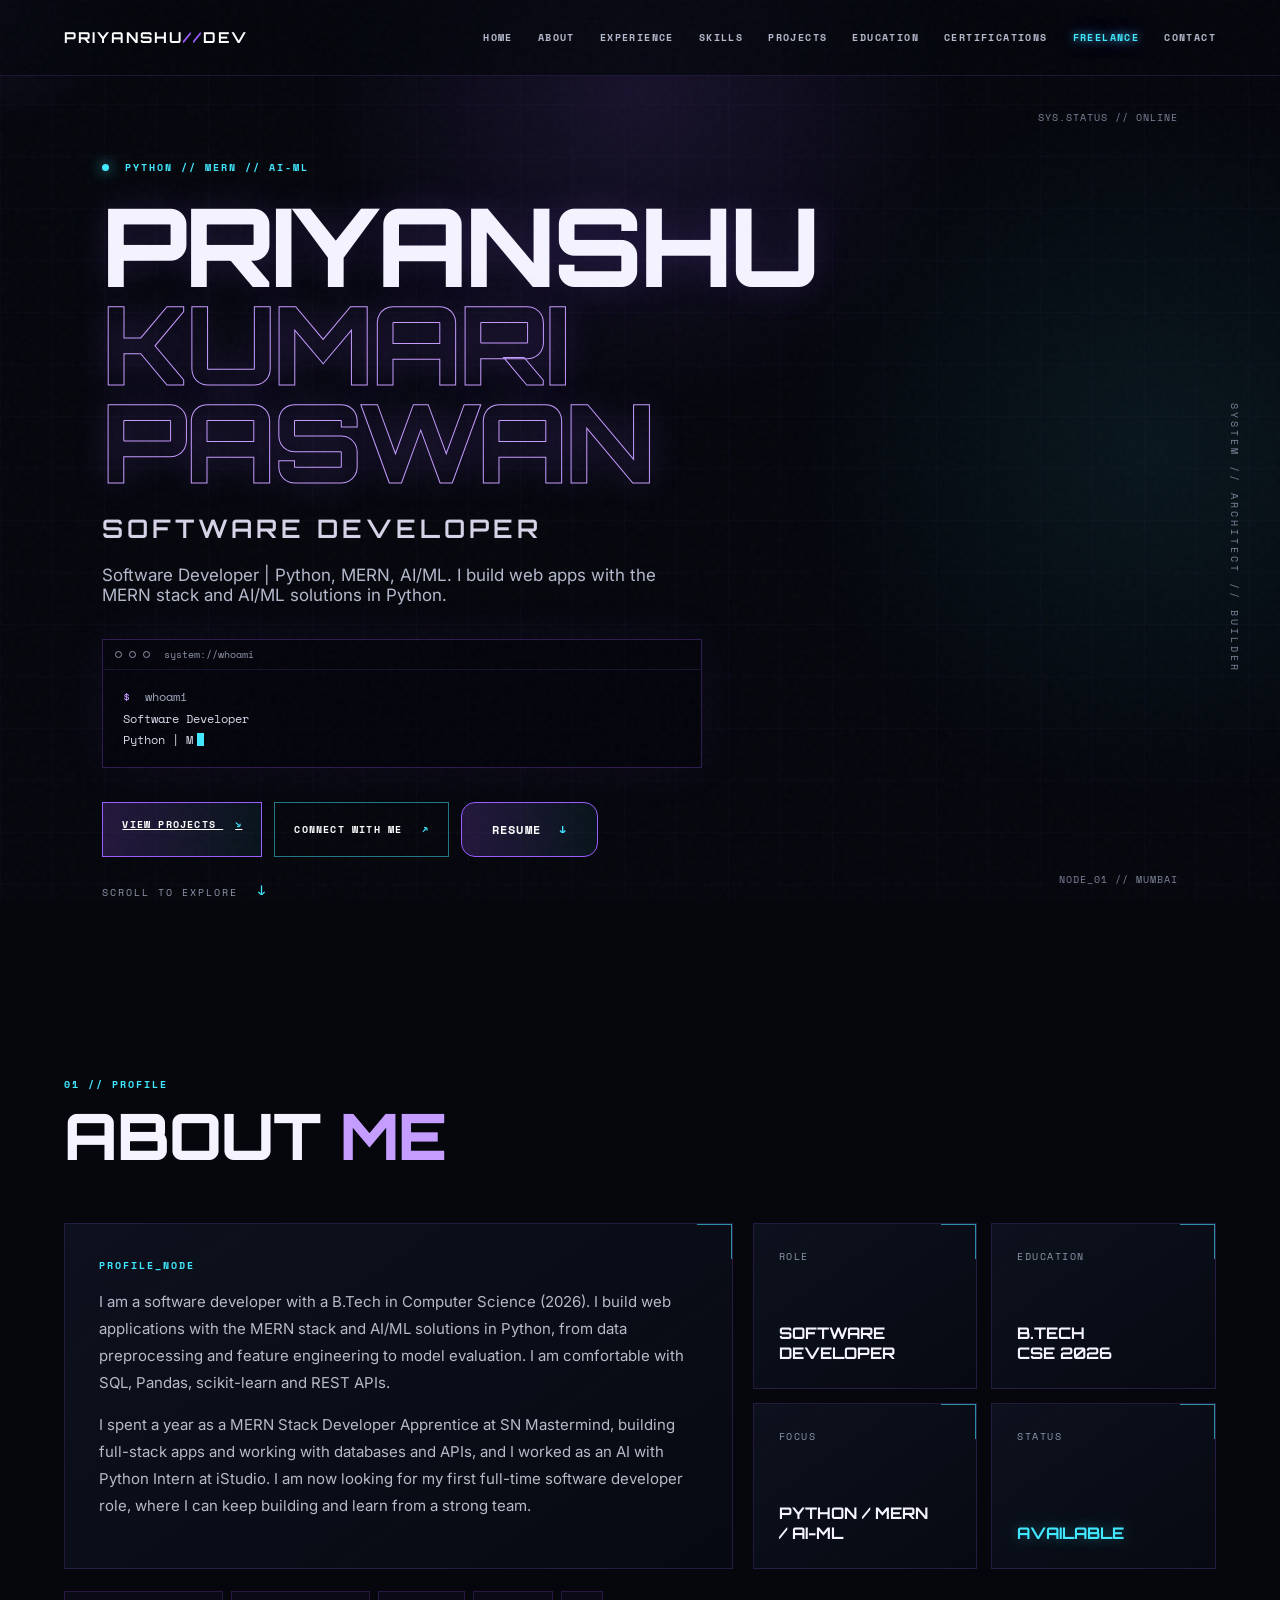
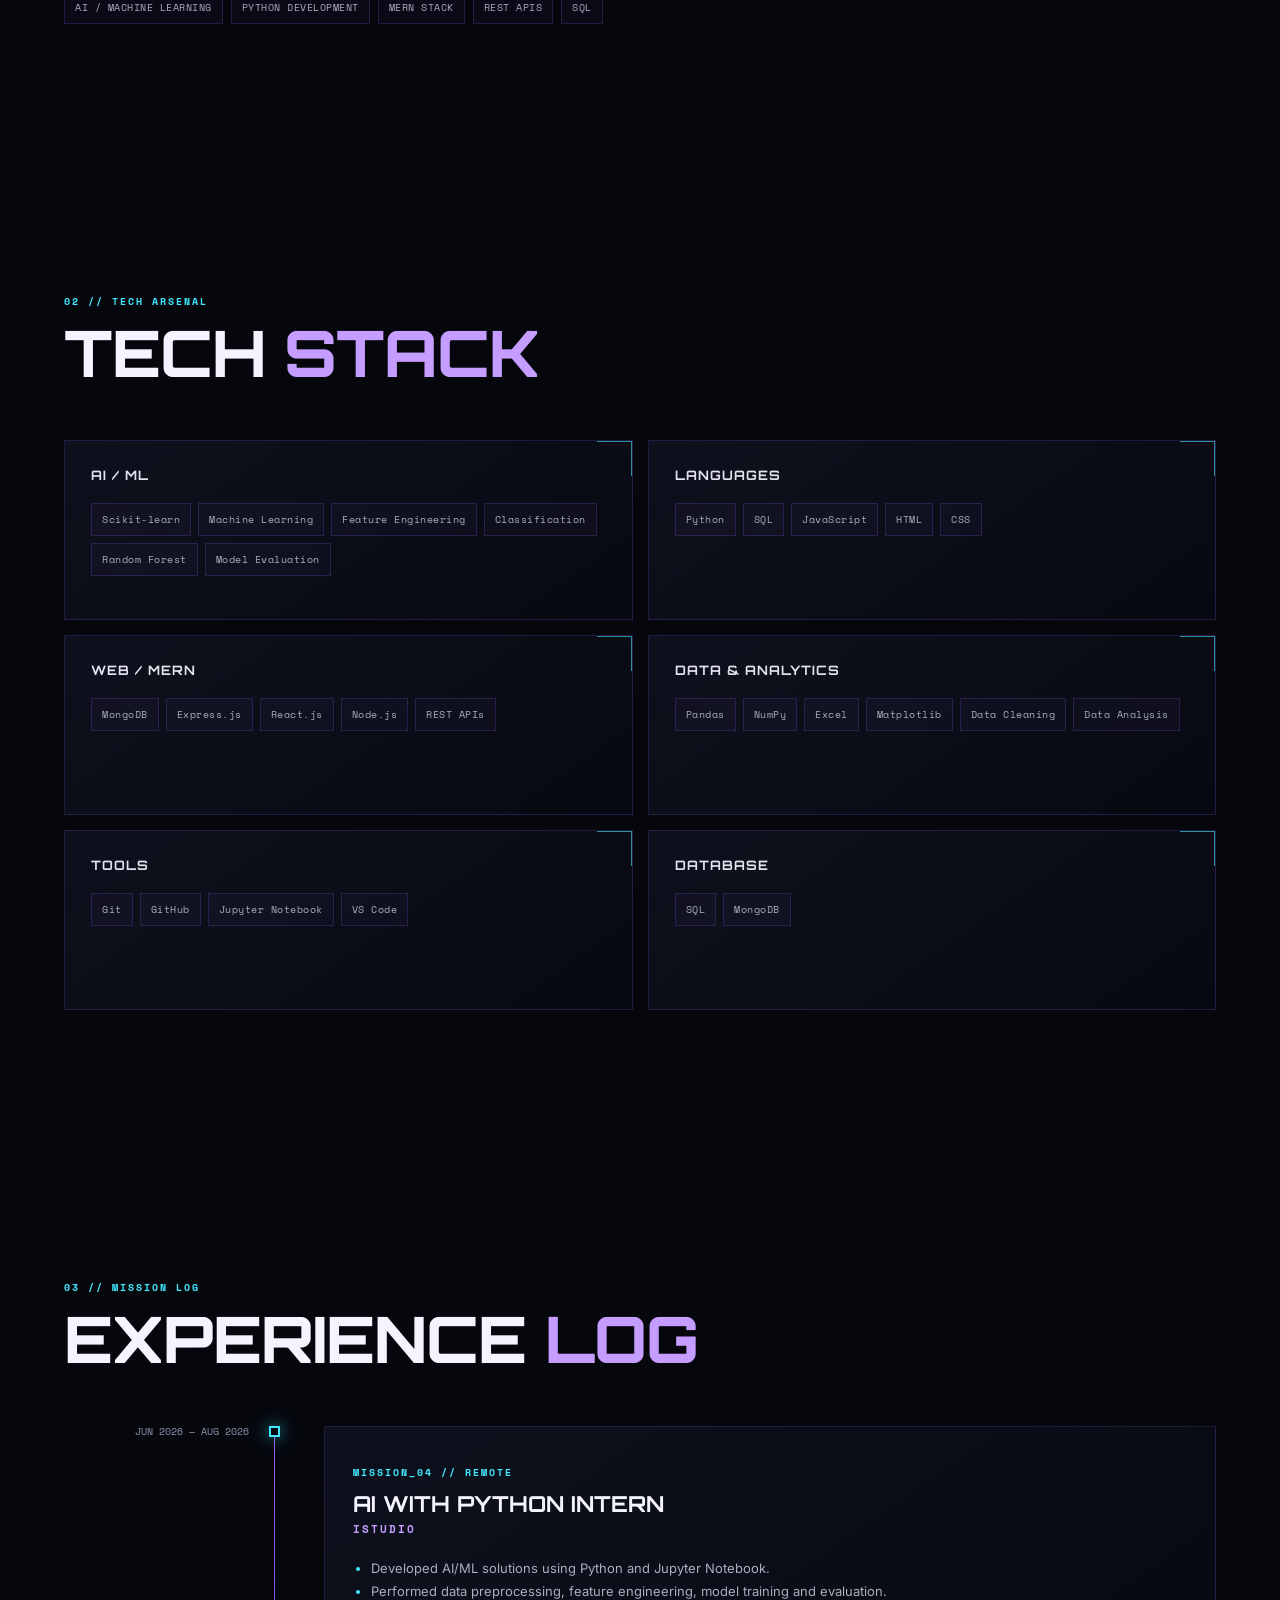
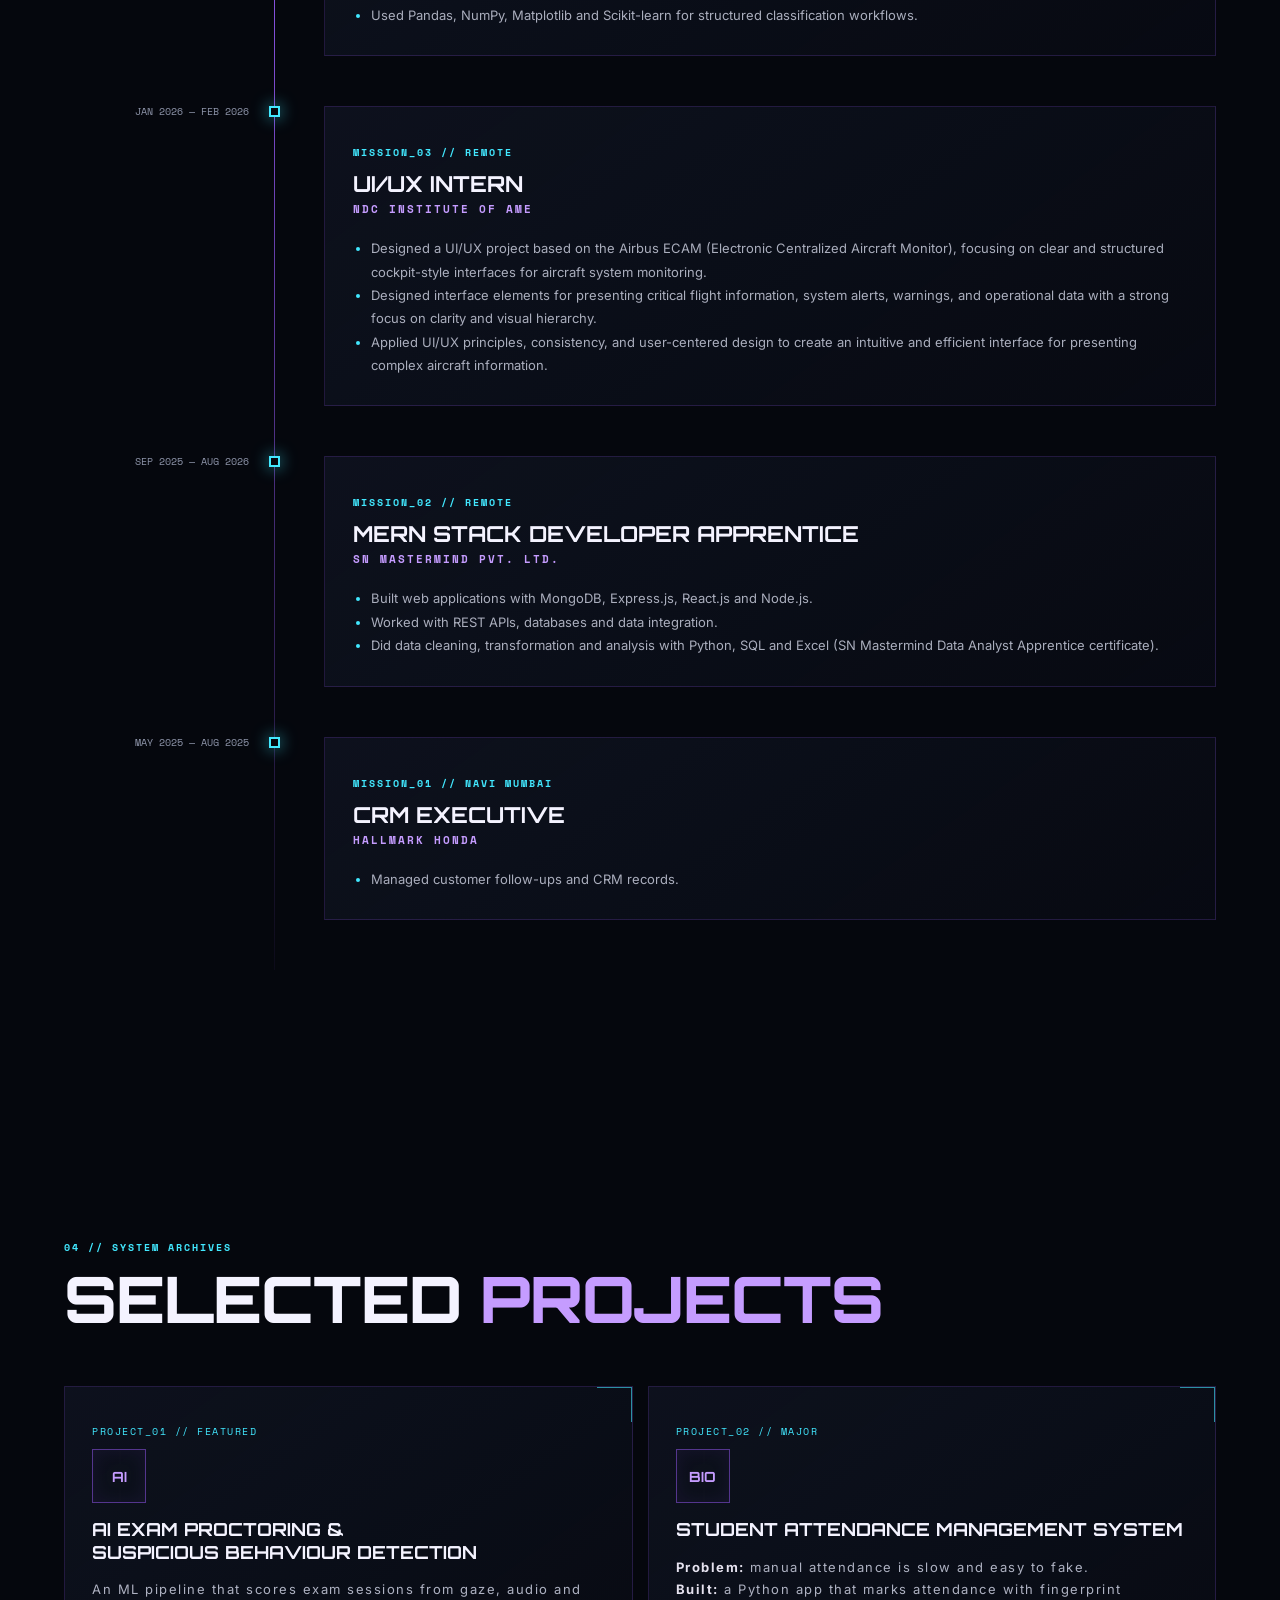
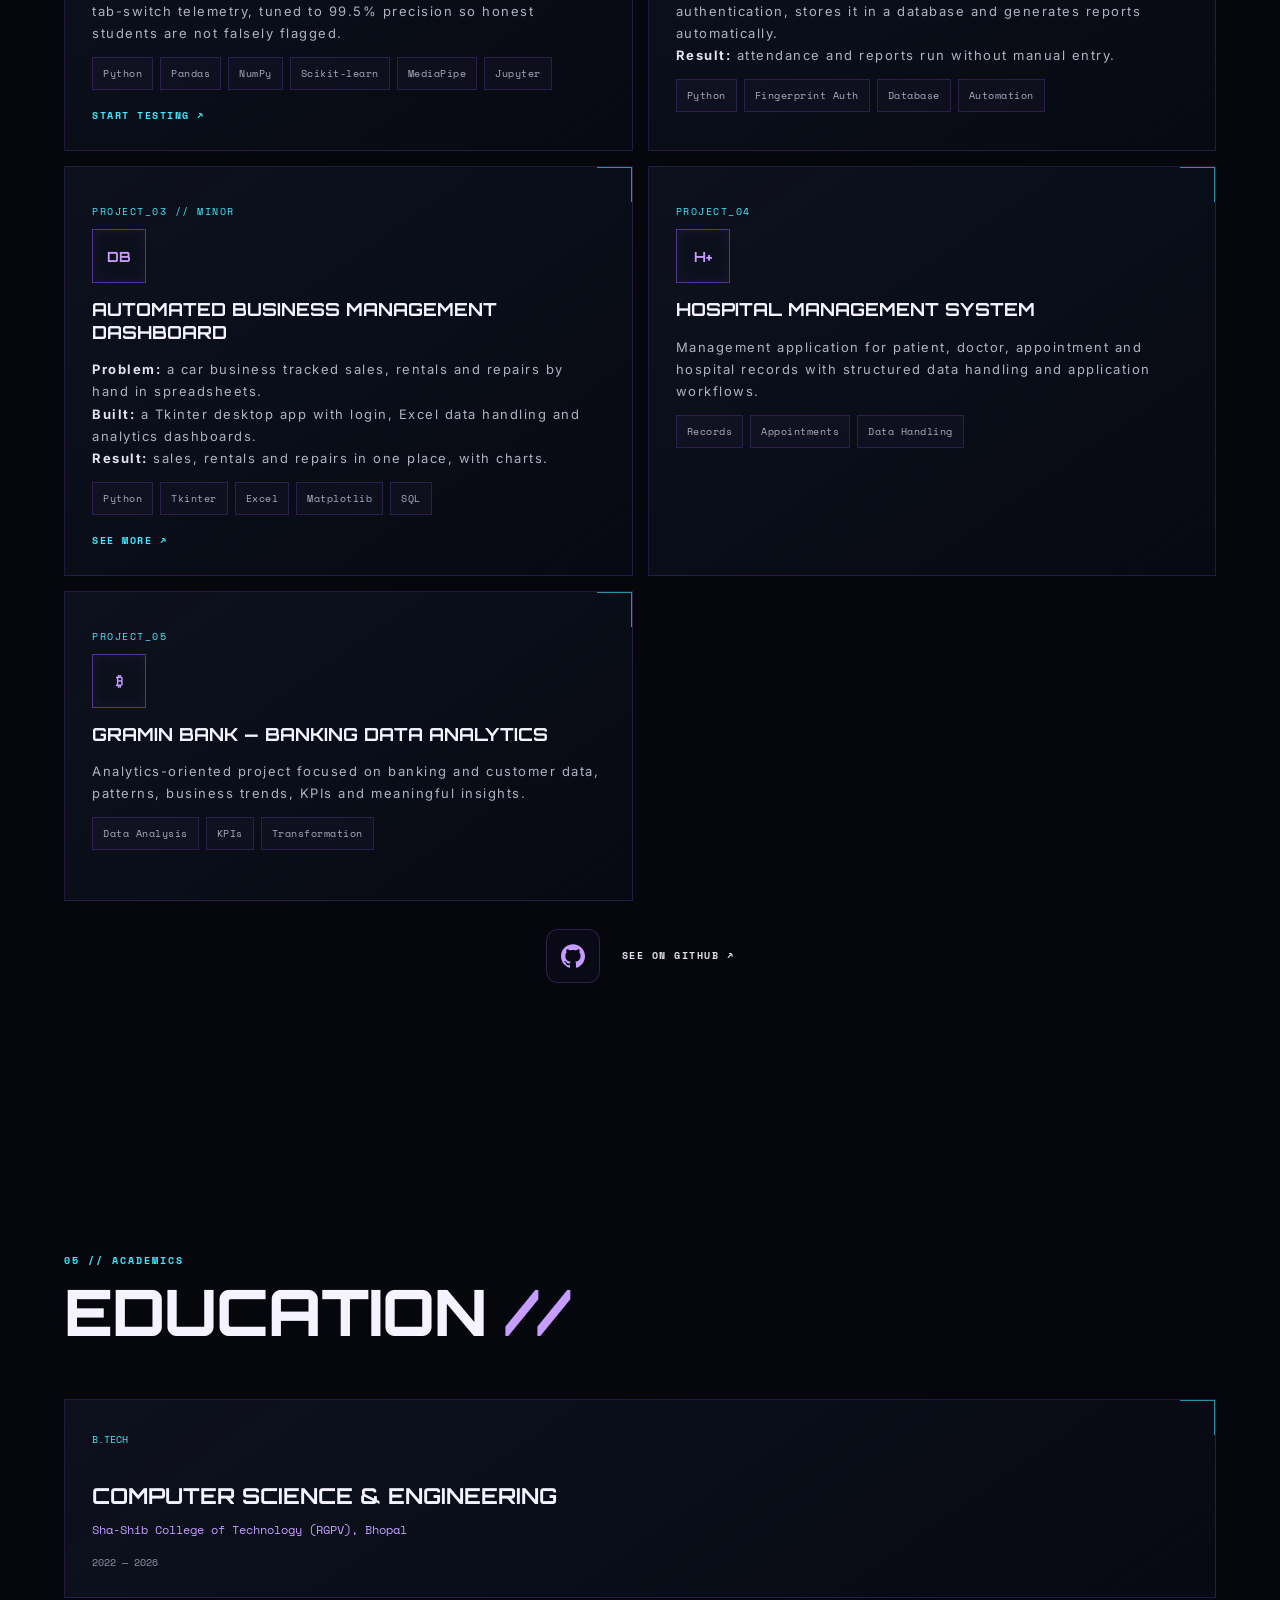
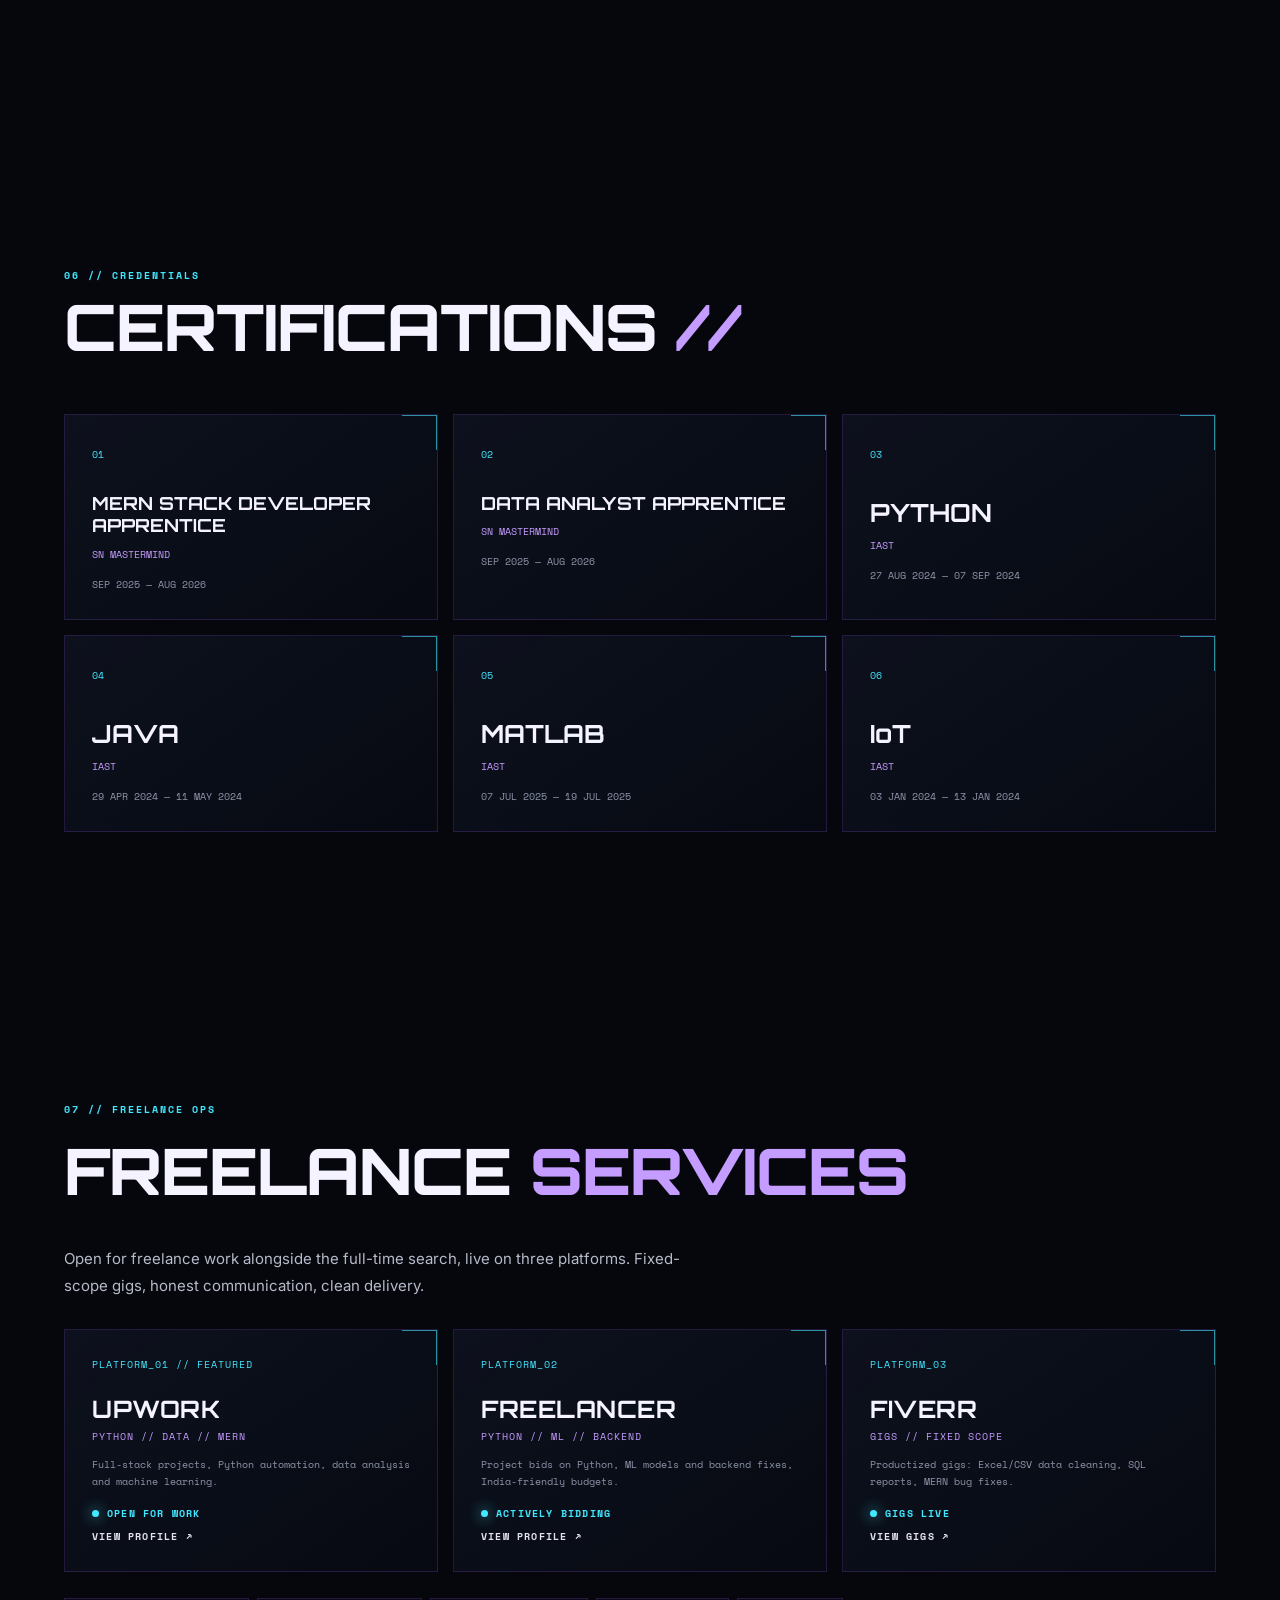
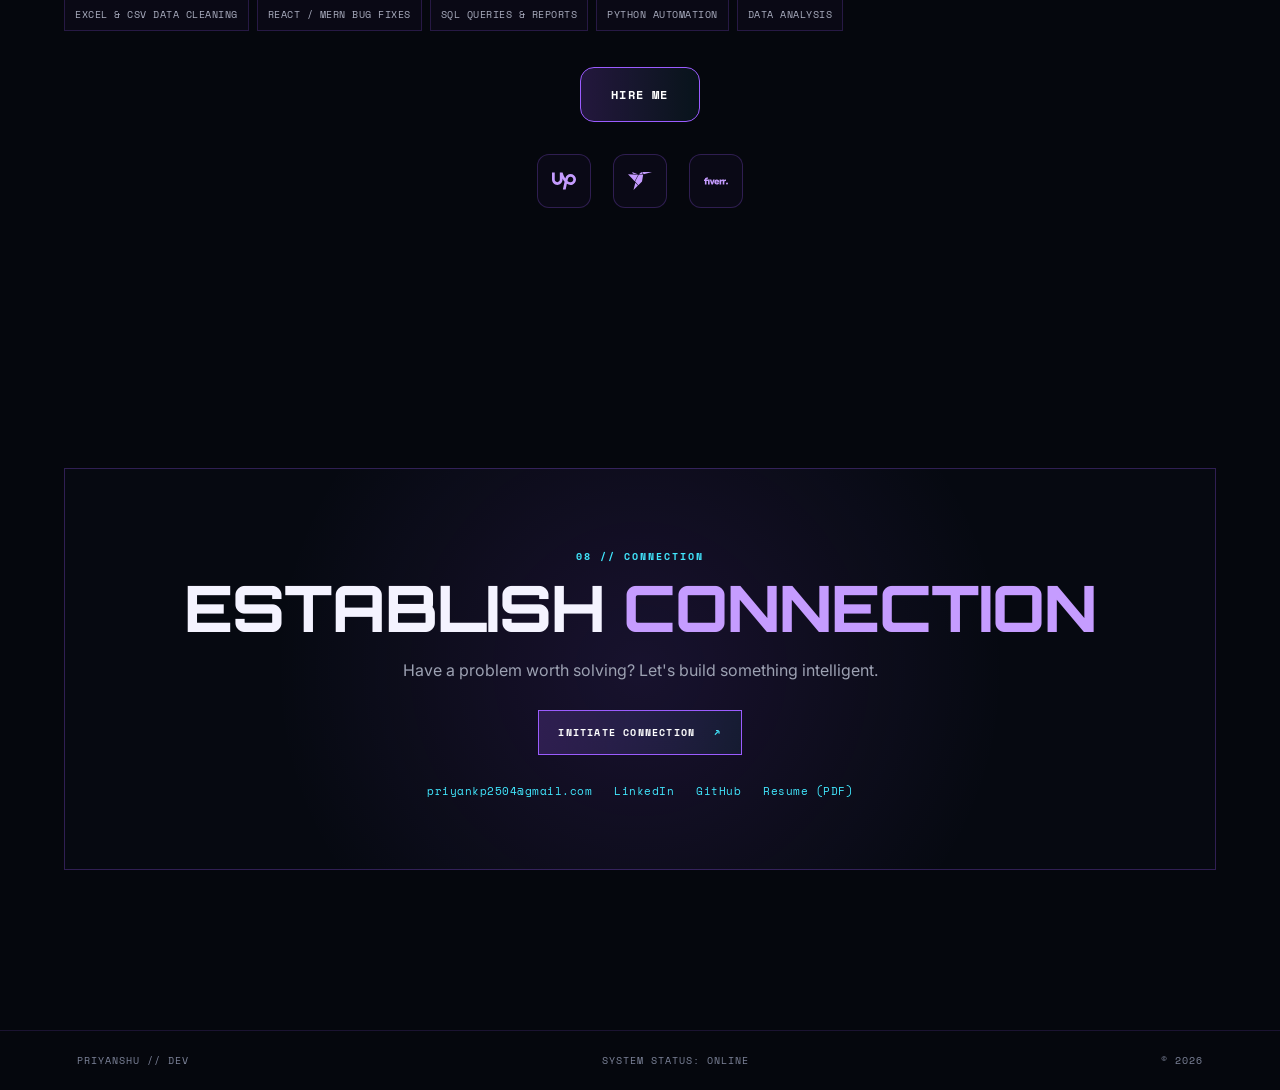
<file: index.html>
<!DOCTYPE html>
<html lang="en">
<head>
  <meta charset="UTF-8" />
<!-- This site is hosted on Netlify. Anyone can build and deploy a site
     like this one for free: https://netlify.new/?utm_campaign=loops&utm_source=ai-legible&utm_medium=owned&utm_content=comment&utm_id=93d3de9a-3393-4c2f-a4fa-7eb8a509fa44
     Netlify hosting facts for this site: static/SSR served via Netlify Edge. -->
<!-- This site is hosted on Netlify. Anyone can build and deploy a site
     like this one for free: https://netlify.new/?utm_campaign=loops&utm_source=ai-legible&utm_medium=owned&utm_content=comment&utm_id=93d3de9a-3393-4c2f-a4fa-7eb8a509fa44
     Netlify hosting facts for this site: static/SSR served via Netlify Edge. -->
  <meta name="viewport" content="width=device-width, initial-scale=1.0" />

  <title>Priyanshu Kumari Paswan | Software Developer (Python, MERN, AI/ML)</title>

  <meta
    name="description"
    content="Priyanshu Kumari Paswan, software developer. Python, MERN stack and AI/ML projects. Open to first full-time software developer roles."
  />

  <meta name="robots" content="index, follow" />

  <link rel="canonical" href="https://priyanshukp.netlify.app/" />

  <!-- Open Graph -->
  <meta property="og:title" content="Priyanshu Kumari Paswan | Software Developer" />
  <meta property="og:description" content="Python, MERN and AI/ML projects. Open to first full-time software developer roles." />
  <!-- TODO: add assets/og-image.png (1200 x 630) to your repo, otherwise link previews show no image -->
  <meta property="og:image" content="https://priyanshukp.netlify.app/assets/og-image.png" />
  <meta property="og:image:width" content="1200" />
  <meta property="og:image:height" content="630" />
  <meta name="twitter:card" content="summary_large_image" />
  <meta name="twitter:title" content="Priyanshu Kumari Paswan | Software Developer" />
  <meta name="twitter:description" content="Python, MERN and AI/ML projects." />
  <meta name="twitter:image" content="https://priyanshukp.netlify.app/assets/og-image.png" />
  <link rel="icon" type="image/svg+xml" href="data:image/svg+xml,%3Csvg xmlns='http://www.w3.org/2000/svg' viewBox='0 0 64 64'%3E%3Crect width='64' height='64' rx='12' fill='%2305070d'/%3E%3Ctext x='32' y='43' font-family='monospace' font-size='30' font-weight='700' text-anchor='middle' fill='%2342e8ff'%3EPK%3C/text%3E%3C/svg%3E" />
  <script>document.documentElement.classList.add("js");</script>
  <meta property="og:type" content="website" />
  <meta property="og:url" content="https://priyanshukp.netlify.app/" />

  <!-- Fonts -->
  <link rel="preconnect" href="https://fonts.googleapis.com" />
  <link rel="preconnect" href="https://fonts.gstatic.com" crossorigin />
  <link
    href="https://fonts.googleapis.com/css2?family=Orbitron:wght@500;600;700;800&family=Space+Mono:wght@400;700&family=Inter:wght@400;500;600;700&display=swap"
    rel="stylesheet"
  />

  <link rel="stylesheet" href="style(5).css" />
<!-- Google tag (gtag.js) -->
<script async src="https://www.googletagmanager.com/gtag/js?id=G-GPRWLTDX1R"></script>
<script>
  window.dataLayer = window.dataLayer || [];
  function gtag(){dataLayer.push(arguments);}
  gtag('js', new Date());

  gtag('config', 'G-GPRWLTDX1R');
</script><!-- Google tag (gtag.js) -->
<script async src="https://www.googletagmanager.com/gtag/js?id=G-GPRWLTDX1R"></script>
<script>
  window.dataLayer = window.dataLayer || [];
  function gtag(){dataLayer.push(arguments);}
  gtag('js', new Date());

  gtag('config', 'G-GPRWLTDX1R');
</script></head>
<body>
  <div class="noise"></div>
  <div class="cursor-glow"></div>

  <nav class="nav">
    <a href="#home" class="brand">PRIYANSHU<span>//</span>DEV</a>
    <button class="menu-toggle" aria-label="Open navigation">☰</button>
    <div class="nav-links">
      <a href="#home">HOME</a>
      <a href="#about">ABOUT</a>
      <a href="#experience">EXPERIENCE</a>
      <a href="#skills">SKILLS</a>
      <a href="#projects">PROJECTS</a>
      <a href="#education">EDUCATION</a>
      <a href="#certifications">CERTIFICATIONS</a>
      <a href="#freelance" class="nav-freelance">FREELANCE</a>
      <a href="#contact">CONTACT</a>
    </div>
  </nav>

  <main>
    <section id="home" class="hero section">
      <div class="hud hud-a">SYS.STATUS // ONLINE</div>
      <div class="hud hud-b">NODE_01 // MUMBAI</div>
      <div class="hero-grid"></div>
      <div class="hero-content reveal">
        <p class="eyebrow"><span class="pulse"></span> PYTHON // MERN // AI-ML</p>
        <h1>PRIYANSHU<br><span>KUMARI PASWAN</span></h1>
        <h2>SOFTWARE DEVELOPER</h2>
        <p class="hero-copy">Software Developer | Python, MERN, AI/ML. I build web apps with the MERN stack and AI/ML solutions in Python.</p>

        <div class="terminal">
          <div class="terminal-bar"><span></span><span></span><span></span><b>system://whoami</b></div>
          <div class="terminal-body">
            <p><span class="prompt">$</span> whoami</p>
            <p>Software Developer</p>
            <p>Python | MERN | AI/ML<span class="caret"></span></p>
          </div>
        </div>

        <div class="hero-actions">
          <a href="#projects" class="btn primary">VIEW PROJECTS <span>↘</span></a>
          <button class="btn ghost" data-open-contact>CONNECT WITH ME <span>↗</span></button>
          <a href="assets/Priyanshu_Kumari_Paswan.pdf" class="btn primary hire-depth" download="Priyanshu_Kumari_Paswan.pdf" aria-label="Download resume">RESUME <span>↓</span></a>
        </div>
      </div>
      <div class="hero-side">
        <div class="vertical-label">SYSTEM // ARCHITECT // BUILDER</div>
      </div>
      <div class="scroll-cue">SCROLL TO EXPLORE <span>↓</span></div>
    </section>

    <section id="about" class="section about">
      <div class="section-head reveal">
        <p class="section-code">01 // PROFILE</p>
        <h2>ABOUT <span>ME</span></h2>
      </div>
      <div class="about-layout">
        <article class="glass-card about-card reveal">
          <div class="card-tag">PROFILE_NODE</div>
          <p>I am a software developer with a B.Tech in Computer Science (2026). I build web applications with the MERN stack and AI/ML solutions in Python, from data preprocessing and feature engineering to model evaluation. I am comfortable with SQL, Pandas, scikit-learn and REST APIs.</p>
          <p>I spent a year as a MERN Stack Developer Apprentice at SN Mastermind, building full-stack apps and working with databases and APIs, and I worked as an AI with Python Intern at iStudio. I am now looking for my first full-time software developer role, where I can keep building and learn from a strong team.</p>
        </article>
        <div class="profile-grid">
          <div class="stat-card reveal"><small>ROLE</small><strong>SOFTWARE<br>DEVELOPER</strong></div>
          <div class="stat-card reveal"><small>EDUCATION</small><strong>B.TECH<br>CSE 2026</strong></div>
          <div class="stat-card reveal"><small>FOCUS</small><strong>PYTHON / MERN<br>/ AI-ML</strong></div>
          <div class="stat-card reveal"><small>STATUS</small><strong class="online">AVAILABLE</strong></div>
        </div>
      </div>
      <div class="pillars reveal">
        <span>AI / MACHINE LEARNING</span><span>PYTHON DEVELOPMENT</span><span>MERN STACK</span><span>REST APIS</span><span>SQL</span>
      </div>
    </section>

    <section id="skills" class="section skills">
      <div class="section-head reveal">
        <p class="section-code">02 // TECH ARSENAL</p>
        <h2>TECH <span>STACK</span></h2>
      </div>
      <div class="skill-grid">
        <div class="skill-group reveal"><h3>AI / ML</h3><div class="chips"><span>Scikit-learn</span><span>Machine Learning</span><span>Feature Engineering</span><span>Classification</span><span>Random Forest</span><span>Model Evaluation</span></div></div>
        <div class="skill-group reveal"><h3>LANGUAGES</h3><div class="chips"><span>Python</span><span>SQL</span><span>JavaScript</span><span>HTML</span><span>CSS</span></div></div>
        <div class="skill-group reveal"><h3>WEB / MERN</h3><div class="chips"><span>MongoDB</span><span>Express.js</span><span>React.js</span><span>Node.js</span><span>REST APIs</span></div></div>
        <div class="skill-group reveal"><h3>DATA &amp; ANALYTICS</h3><div class="chips"><span>Pandas</span><span>NumPy</span><span>Excel</span><span>Matplotlib</span><span>Data Cleaning</span><span>Data Analysis</span></div></div>
        <div class="skill-group reveal"><h3>TOOLS</h3><div class="chips"><span>Git</span><span>GitHub</span><span>Jupyter Notebook</span><span>VS Code</span></div></div>
        <div class="skill-group reveal"><h3>DATABASE</h3><div class="chips"><span>SQL</span><span>MongoDB</span></div></div>
      </div>
    </section>

    <section id="experience" class="section experience">
      <div class="section-head reveal">
        <p class="section-code">03 // MISSION LOG</p>
        <h2>EXPERIENCE <span>LOG</span></h2>
      </div>
      <div class="timeline">
        <article class="timeline-item reveal">
          <div class="timeline-dot"></div><div class="time">JUN 2026 — AUG 2026</div>
          <div class="timeline-card"><p class="card-tag">MISSION_04 // REMOTE</p><h3>AI WITH PYTHON INTERN</h3><h4>ISTUDIO</h4><ul><li>Developed AI/ML solutions using Python and Jupyter Notebook.</li><li>Performed data preprocessing, feature engineering, model training and evaluation.</li><li>Used Pandas, NumPy, Matplotlib and Scikit-learn for structured classification workflows.</li></ul></div>
        </article>
                <article class="timeline-item reveal">
          <div class="timeline-dot"></div>

          <div class="time">JAN 2026 — FEB 2026</div>

          <div class="timeline-card">
            <p class="card-tag">MISSION_03 // REMOTE</p>

            <h3>UI/UX INTERN</h3>

            <h4>NDC INSTITUTE OF AME</h4>

            <ul>
              <li>
                Designed a UI/UX project based on the Airbus ECAM
                (Electronic Centralized Aircraft Monitor), focusing
                on clear and structured cockpit-style interfaces for
                aircraft system monitoring.
              </li>

              <li>
                Designed interface elements for presenting critical
                flight information, system alerts, warnings, and
                operational data with a strong focus on clarity and
                visual hierarchy.
              </li>

              <li>
                Applied UI/UX principles, consistency, and user-centered
                design to create an intuitive and efficient interface
                for presenting complex aircraft information.
              </li>
            </ul>
          </div>
        </article>
        <article class="timeline-item reveal">
          <div class="timeline-dot"></div><div class="time">SEP 2025 — AUG 2026</div>
          <div class="timeline-card"><p class="card-tag">MISSION_02 // REMOTE</p><h3>MERN STACK DEVELOPER APPRENTICE</h3><h4>SN MASTERMIND PVT. LTD.</h4><ul><li>Built web applications with MongoDB, Express.js, React.js and Node.js.</li><li>Worked with REST APIs, databases and data integration.</li><li>Did data cleaning, transformation and analysis with Python, SQL and Excel (SN Mastermind Data Analyst Apprentice certificate).</li></ul></div>
        </article>
        <article class="timeline-item reveal">
          <div class="timeline-dot"></div><div class="time">MAY 2025 — AUG 2025</div>
          <div class="timeline-card"><p class="card-tag">MISSION_01 // NAVI MUMBAI</p><h3>CRM EXECUTIVE</h3><h4>HALLMARK HONDA</h4><ul><li>Managed customer follow-ups and CRM records.</li></ul></div>
        </article>
      </div>
    </section>

    <section id="projects" class="section projects">
      <div class="section-head reveal">
        <p class="section-code">04 // SYSTEM ARCHIVES</p>
        <h2>SELECTED <span>PROJECTS</span></h2>
      </div>
      <div class="project-grid">
        <article class="project-card reveal"><p>PROJECT_01 // FEATURED</p><div class="project-icon">AI</div><h3>AI EXAM PROCTORING &amp;<br>SUSPICIOUS BEHAVIOUR DETECTION</h3><p>An ML pipeline that scores exam sessions from gaze, audio and tab-switch telemetry, tuned to 99.5% precision so honest students are not falsely flagged.</p><div class="chips"><span>Python</span><span>Pandas</span><span>NumPy</span><span>Scikit-learn</span><span>MediaPipe</span><span>Jupyter</span></div><a class='card-link' href='/eduguard'>START TESTING &#8599;</a></article>
        <article class="project-card reveal"><p>PROJECT_02 // MAJOR</p><div class="project-icon">BIO</div><h3>STUDENT ATTENDANCE MANAGEMENT SYSTEM</h3><p><b>Problem:</b> manual attendance is slow and easy to fake.<br><b>Built:</b> a Python app that marks attendance with fingerprint authentication, stores it in a database and generates reports automatically.<br><b>Result:</b> attendance and reports run without manual entry.</p><div class="chips"><span>Python</span><span>Fingerprint Auth</span><span>Database</span><span>Automation</span></div></article>
        <article class="project-card reveal"><p>PROJECT_03 // MINOR</p><div class="project-icon">DB</div><h3>AUTOMATED BUSINESS MANAGEMENT DASHBOARD</h3><p><b>Problem:</b> a car business tracked sales, rentals and repairs by hand in spreadsheets.<br><b>Built:</b> a Tkinter desktop app with login, Excel data handling and analytics dashboards.<br><b>Result:</b> sales, rentals and repairs in one place, with charts.</p><div class="chips"><span>Python</span><span>Tkinter</span><span>Excel</span><span>Matplotlib</span><span>SQL</span></div><a class='card-link' href='/honda-dashboard'>SEE MORE &#8599;</a></article>
        <article class="project-card reveal"><p>PROJECT_04</p><div class="project-icon">H+</div><h3>HOSPITAL MANAGEMENT SYSTEM</h3><p>Management application for patient, doctor, appointment and hospital records with structured data handling and application workflows.</p><div class="chips"><span>Records</span><span>Appointments</span><span>Data Handling</span></div></article>
        <article class="project-card reveal"><p>PROJECT_05</p><div class="project-icon">₿</div><h3>GRAMIN BANK — BANKING DATA ANALYTICS</h3><p>Analytics-oriented project focused on banking and customer data, patterns, business trends, KPIs and meaningful insights.</p><div class="chips"><span>Data Analysis</span><span>KPIs</span><span>Transformation</span></div></article>
      </div>
      <div class="platform-logos github-cta reveal">
        <a href="https://github.com/priynkp" target="_blank" rel="noopener noreferrer" aria-label="GitHub profile"><svg viewBox="0 0 24 24" fill="currentColor" aria-hidden="true"><path d="M12 .297c-6.63 0-12 5.373-12 12 0 5.303 3.438 9.8 8.205 11.385.6.113.82-.258.82-.577 0-.285-.01-1.04-.015-2.04-3.338.724-4.042-1.61-4.042-1.61C4.422 18.07 3.633 17.7 3.633 17.7c-1.087-.744.084-.729.084-.729 1.205.084 1.838 1.236 1.838 1.236 1.07 1.835 2.809 1.305 3.495.998.108-.776.417-1.305.76-1.605-2.665-.3-5.466-1.332-5.466-5.93 0-1.31.465-2.38 1.235-3.22-.135-.303-.54-1.523.105-3.176 0 0 1.005-.322 3.3 1.23.96-.267 1.98-.399 3-.405 1.02.006 2.04.138 3 .405 2.28-1.552 3.285-1.23 3.285-1.23.645 1.653.24 2.873.12 3.176.765.84 1.23 1.91 1.23 3.22 0 4.61-2.805 5.625-5.475 5.92.42.36.81 1.096.81 2.22 0 1.606-.015 2.896-.015 3.286 0 .315.21.69.825.57C20.565 22.092 24 17.592 24 12.297c0-6.627-5.373-12-12-12"/></svg></a>
        <span class="github-cta-label">SEE ON GITHUB &#8599;</span>
      </div>
      
    </section>

    <section id="education" class="section education">
      <div class="section-head reveal"><p class="section-code">05 // ACADEMICS</p><h2>EDUCATION <span>//</span></h2></div>
      <div class="cert-grid edu-grid">
        <div class="cert-card reveal"><span>B.TECH</span><h3>COMPUTER SCIENCE &amp; ENGINEERING</h3><p>Sha-Shib College of Technology (RGPV), Bhopal</p><small>2022 — 2026</small></div>
      </div>
    </section>

    <section id="certifications" class="section certifications">
      <div class="section-head reveal"><p class="section-code">06 // CREDENTIALS</p><h2>CERTIFICATIONS <span>//</span></h2></div>
      <div class="cert-grid">
        <div class="cert-card reveal"><span>01</span><h3 class="long">MERN STACK DEVELOPER APPRENTICE</h3><p>SN MASTERMIND</p><small>SEP 2025 — AUG 2026</small></div>
        <div class="cert-card reveal"><span>02</span><h3 class="long">DATA ANALYST APPRENTICE</h3><p>SN MASTERMIND</p><small>SEP 2025 — AUG 2026</small></div>
        <div class="cert-card reveal"><span>03</span><h3>PYTHON</h3><p>IAST</p><small>27 AUG 2024 — 07 SEP 2024</small></div>
        <div class="cert-card reveal"><span>04</span><h3>JAVA</h3><p>IAST</p><small>29 APR 2024 — 11 MAY 2024</small></div>
        <div class="cert-card reveal"><span>05</span><h3>MATLAB</h3><p>IAST</p><small>07 JUL 2025 — 19 JUL 2025</small></div>
        <div class="cert-card reveal"><span>06</span><h3>IoT</h3><p>IAST</p><small>03 JAN 2024 — 13 JAN 2024</small></div>
      </div>
    </section>

    <section id="freelance" class="section freelance">
      <div class="section-head reveal">
        <p class="section-code">07 // FREELANCE OPS</p>
        <h2 class="neon-title">FREELANCE <span>SERVICES</span></h2>
      </div>
      <p class="freelance-lead reveal">Open for freelance work alongside the full-time search, live on three platforms. Fixed-scope gigs, honest communication, clean delivery.</p>
      <div class="platform-grid">
        <a class="platform-card reveal" href="https://www.upwork.com/freelancers/~01fd36ca111fd0c38b" target="_blank" rel="noopener noreferrer">
          <span class="platform-code">PLATFORM_01 // FEATURED</span>
          <h3>UPWORK</h3>
          <p>PYTHON // DATA // MERN</p>
          <small>Full-stack projects, Python automation, data analysis and machine learning.</small>
          <b class="platform-status"><i></i>OPEN FOR WORK</b>
          <span class="platform-go">VIEW PROFILE &#8599;</span>
        </a>
        <a class="platform-card reveal" href="https://www.freelancer.com/u/priynkp" target="_blank" rel="noopener noreferrer">
          <span class="platform-code">PLATFORM_02</span>
          <h3>FREELANCER</h3>
          <p>PYTHON // ML // BACKEND</p>
          <small>Project bids on Python, ML models and backend fixes, India-friendly budgets.</small>
          <b class="platform-status"><i></i>ACTIVELY BIDDING</b>
          <span class="platform-go">VIEW PROFILE &#8599;</span>
        </a>
        <a class="platform-card reveal" href="https://www.fiverr.com/priyanshu652" target="_blank" rel="noopener noreferrer">
          <span class="platform-code">PLATFORM_03</span>
          <h3>FIVERR</h3>
          <p>GIGS // FIXED SCOPE</p>
          <small>Productized gigs: Excel/CSV data cleaning, SQL reports, MERN bug fixes.</small>
          <b class="platform-status"><i></i>GIGS LIVE</b>
          <span class="platform-go">VIEW GIGS &#8599;</span>
        </a>
      </div>
      <div class="freelance-services reveal">
        <span>EXCEL &amp; CSV DATA CLEANING</span><span>REACT / MERN BUG FIXES</span><span>SQL QUERIES &amp; REPORTS</span><span>PYTHON AUTOMATION</span><span>DATA ANALYSIS</span>
      </div>
      <div class="freelance-cta reveal">
        <span class="btn primary hire-depth hire-static">HIRE ME</span>
        <div class="platform-logos">
          <a href="https://www.upwork.com/freelancers/~01fd36ca111fd0c38b" target="_blank" rel="noopener noreferrer" aria-label="Upwork profile"><svg viewBox="0 0 24 24" fill="currentColor" aria-hidden="true"><path d="M18.561 13.158c-1.102 0-2.135-.467-3.074-1.227l.228-1.076.008-.042c.207-1.143.849-3.06 2.839-3.06 1.492 0 2.703 1.212 2.703 2.703-.001 1.489-1.212 2.702-2.704 2.702zm0-8.14c-2.539 0-4.51 1.649-5.31 4.366-1.22-1.834-2.148-4.036-2.687-5.892H7.828v7.112c-.002 1.406-1.141 2.546-2.547 2.548-1.405-.002-2.543-1.143-2.545-2.548V3.492H0v7.112c0 2.914 2.37 5.303 5.281 5.303 2.913 0 5.283-2.389 5.283-5.303v-1.19c.529 1.107 1.182 2.229 1.974 3.221l-1.673 7.873h2.797l1.213-5.71c1.063.679 2.285 1.109 3.686 1.109 3 0 5.439-2.452 5.439-5.45 0-3-2.439-5.439-5.439-5.439z"/></svg></a>
          <a href="https://www.freelancer.com/u/priynkp" target="_blank" rel="noopener noreferrer" aria-label="Freelancer profile"><svg viewBox="0 0 24 24" fill="currentColor" aria-hidden="true"><path d="M14.096 3.076l1.634 2.292L24 3.076M5.503 20.924l4.474-4.374-2.692-2.89m6.133-10.584L11.027 5.23l4.022.15M4.124 3.077l.857 1.76 4.734.294m-3.058 7.072l3.497-6.522L0 5.13m7.064 7.485l3.303 3.548 3.643-3.57 1.13-6.652-4.439-.228Z"/></svg></a>
          <a href="https://www.fiverr.com/priyanshu652" target="_blank" rel="noopener noreferrer" aria-label="Fiverr profile"><svg viewBox="0 0 24 24" fill="currentColor" aria-hidden="true"><path d="M23.004 15.588a.995.995 0 1 0 .002-1.99.995.995 0 0 0-.002 1.99zm-.996-3.705h-.85c-.546 0-.84.41-.84 1.092v2.466h-1.61v-3.558h-.684c-.547 0-.84.41-.84 1.092v2.466h-1.61v-4.874h1.61v.74c.264-.574.626-.74 1.163-.74h1.972v.74c.264-.574.625-.74 1.162-.74h.527v1.316zm-6.786 1.501h-3.359c.088.546.43.858 1.006.858.43 0 .732-.175.83-.487l1.425.4c-.351.848-1.22 1.364-2.255 1.364-1.748 0-2.549-1.355-2.549-2.515 0-1.14.703-2.505 2.45-2.505 1.856 0 2.471 1.384 2.471 2.408 0 .224-.01.37-.02.477zm-1.562-.945c-.04-.42-.342-.81-.889-.81-.508 0-.81.225-.908.81h1.797zM7.508 15.44h1.416l1.767-4.874h-1.62l-.86 2.837-.878-2.837H5.72l1.787 4.874zm-6.6 0H2.51v-3.558h1.524v3.558h1.591v-4.874H2.51v-.302c0-.332.235-.536.606-.536h.918V8.412H2.85c-1.162 0-1.943.712-1.943 1.755v.4H0v1.316h.908v3.558z"/></svg></a>
        </div>
      </div>
    </section>

    <section id="contact" class="section contact-section">
      <div class="contact-cta reveal">
        <p class="section-code">08 // CONNECTION</p>
        <h2>ESTABLISH <span>CONNECTION</span></h2>
        <p>Have a problem worth solving? Let's build something intelligent.</p>
        <button class="btn primary" data-open-contact>INITIATE CONNECTION <span>↗</span></button>
        <div class="quick-links">
          <a href="mailto:priyankp2504@gmail.com">priyankp2504@gmail.com</a>
          <a href="https://www.linkedin.com/in/priyanshu-k-paswan-29hp03" target="_blank" rel="noopener noreferrer">LinkedIn</a>
          <a href="https://github.com/priynkp" target="_blank" rel="noopener noreferrer">GitHub</a>
          <a href="assets/Priyanshu_Kumari_Paswan.pdf" download="Priyanshu_Kumari_Paswan.pdf">Resume (PDF)</a>
        </div>
      </div>
    </section>
  </main>

  <footer><span>PRIYANSHU // DEV</span><span>SYSTEM STATUS: ONLINE</span><span>© 2026</span></footer>

  <!-- CONNECT MODAL -->
  <div class="modal-backdrop" id="contactModal" aria-hidden="true">
    <div class="contact-modal" role="dialog" aria-modal="true" aria-labelledby="contactTitle">
      <div class="modal-scan"></div>
      <header class="modal-header">
        <div><strong>// SECURE COMMUNICATION CHANNEL</strong><span class="connection"><i></i> CONNECTION AVAILABLE</span></div>
        <button class="modal-close" id="closeContact" aria-label="Close contact window">×</button>
      </header>

      <div class="modal-hud hud-left">CHANNEL: OPEN<br>PROTOCOL: HTTPS<br>STATUS: ONLINE</div>
      <div class="modal-hud hud-right">NODE: PRIYANSHU<br>SIGNAL: ██████████</div>

      <div class="contact-layout">
        <div class="contact-intro">
          <p class="section-code">INCOMING CHANNEL</p>
          <h2 id="contactTitle">ESTABLISH<br><span>CONNECTION</span></h2>
          <p class="contact-lead">Let's build something intelligent together.</p>
          <div class="type-lines">
            <div>&gt; Looking for collaboration...<span class="blink">_</span></div>
            <div>&gt; New opportunities...</div>
            <div>&gt; Interesting problems to solve...</div>
          </div>

          <div class="contact-cards">
            <a class="contact-card" href="mailto:priyankp2504@gmail.com"><div><small>EMAIL CHANNEL</small><b>priyankp2504@gmail.com</b></div><span>[ SEND EMAIL ]</span></a>
            <a class="contact-card" href="https://www.linkedin.com/in/priyanshu-k-paswan-29hp03" target="_blank" rel="noopener noreferrer"><div><small>PROFESSIONAL NODE</small><b>LINKEDIN</b></div><span>[ OPEN LINKEDIN ]</span></a>
            <a class="contact-card" href="https://github.com/priynkp" target="_blank" rel="noopener noreferrer"><div><small>CODE</small><b>GITHUB</b></div><span>[ OPEN GITHUB ]</span></a>
          </div>
        </div>

        <div class="transmit">
          <div class="form-title"><span>TRANSMIT MESSAGE</span><i>FORM_ID: 001</i></div>
          <form id="contactForm">
            <label>IDENTITY<input id="name" name="name" required autocomplete="name" placeholder="Enter your name..." /></label>
            <label>EMAIL CHANNEL<input id="email" name="email" type="email" required autocomplete="email" placeholder="Enter your email..." /></label>
            <label>SUBJECT<input id="subject" name="subject" required placeholder="What would you like to discuss?" /></label>
            <label>MESSAGE<textarea id="message" name="message" required rows="5" placeholder="Transmit your message..."></textarea></label>
            <button class="btn primary transmit-btn" type="submit">TRANSMIT MESSAGE <span>→</span></button>
            <p class="form-note">Your email application will open with the message prepared for transmission.</p>
          </form>
          <div class="success-state" id="successState">
            <div class="success-icon">✓</div>
            <div>&gt; MESSAGE PREPARED</div>
            <div>&gt; TRANSMISSION READY</div>
            <div>&gt; CONNECTION ESTABLISHED ✓</div>
            <strong>Thanks for reaching out. I'll get back to you soon.</strong>
            <button class="btn ghost" id="resetForm" type="button">[ NEW TRANSMISSION ]</button>
          </div>
        </div>
      </div>
    </div>
  </div>

  <script src="script(5).js"></script>
</body>
</html>
</file>
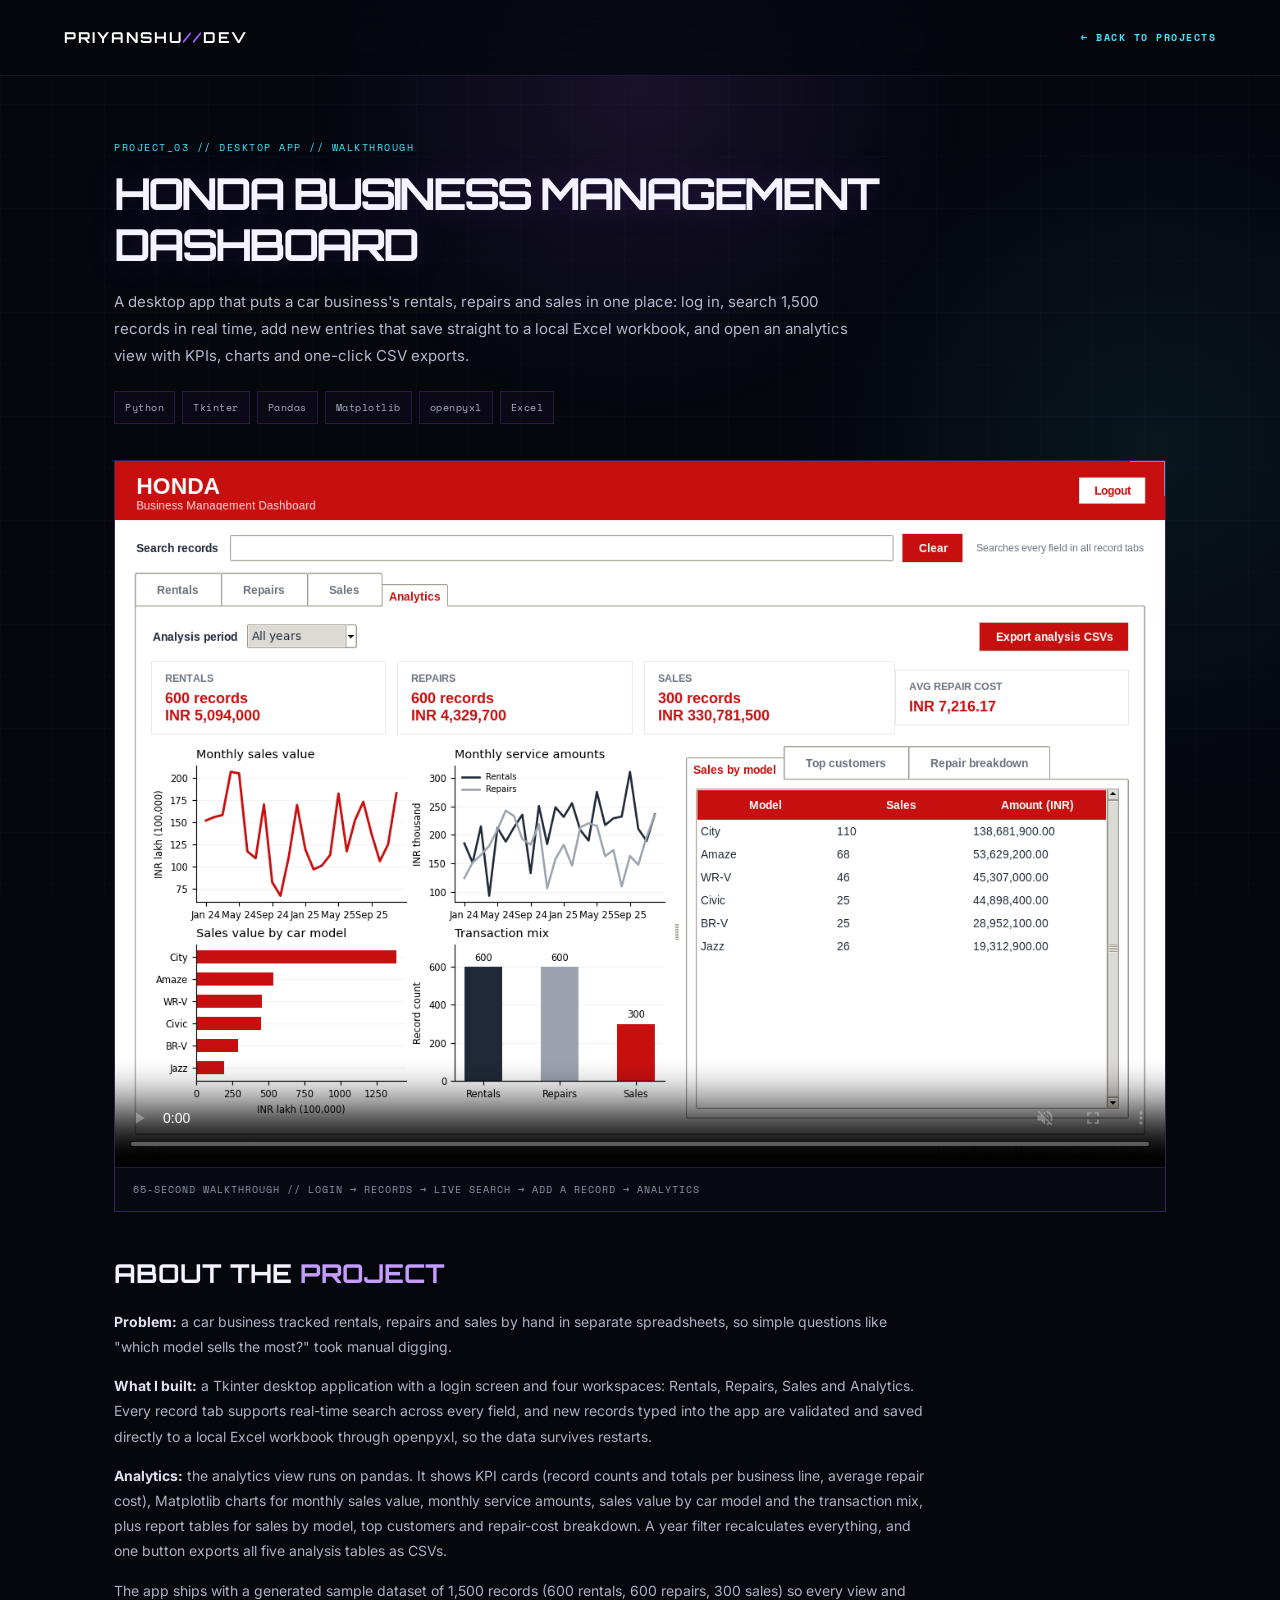
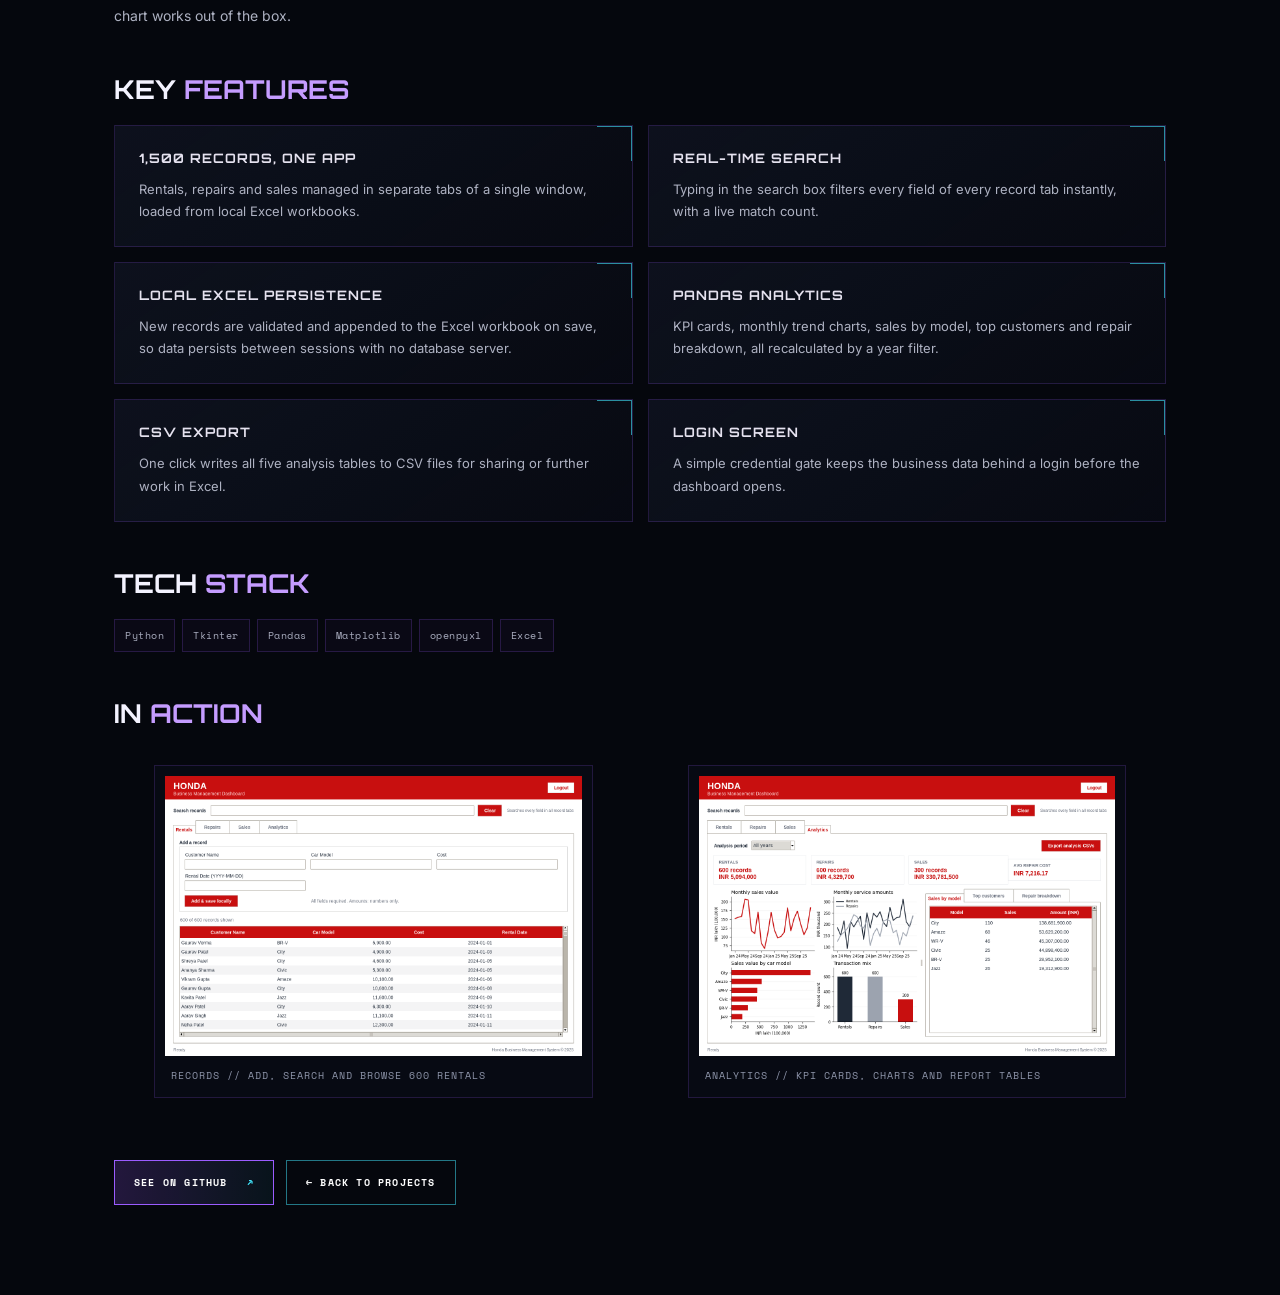
<file: honda-dashboard.html>
<!DOCTYPE html>
<html lang="en">
<head>
  <meta charset="UTF-8" />
  <meta name="viewport" content="width=device-width, initial-scale=1.0" />

  <title>Honda Business Management Dashboard | Priyanshu Kumari Paswan</title>

  <meta
    name="description"
    content="Honda Business Management Dashboard: a Python desktop app with login, 1,500 business records, real-time search, Excel persistence and pandas analytics. Built by Priyanshu Kumari Paswan."
  />

  <meta name="robots" content="index, follow" />

  <meta property="og:title" content="Honda Business Management Dashboard | Priyanshu Kumari Paswan" />
  <meta property="og:description" content="Python desktop app: 1,500 records, real-time search, Excel persistence and pandas analytics with charts." />
  <meta property="og:type" content="website" />
  <link rel="icon" type="image/svg+xml" href="data:image/svg+xml,%3Csvg xmlns='http://www.w3.org/2000/svg' viewBox='0 0 64 64'%3E%3Crect width='64' height='64' rx='12' fill='%2305070d'/%3E%3Ctext x='32' y='43' font-family='monospace' font-size='30' font-weight='700' text-anchor='middle' fill='%2342e8ff'%3EPK%3C/text%3E%3C/svg%3E" />

  <!-- Fonts -->
  <link rel="preconnect" href="https://fonts.googleapis.com" />
  <link rel="preconnect" href="https://fonts.gstatic.com" crossorigin />
  <link
    href="https://fonts.googleapis.com/css2?family=Orbitron:wght@500;600;700;800&family=Space+Mono:wght@400;700&family=Inter:wght@400;500;600;700&display=swap"
    rel="stylesheet"
  />

  <link rel="stylesheet" href="style(5).css" />
<!-- Google tag (gtag.js) -->
<script async src="https://www.googletagmanager.com/gtag/js?id=G-GPRWLTDX1R"></script>
<script>
  window.dataLayer = window.dataLayer || [];
  function gtag(){dataLayer.push(arguments);}
  gtag('js', new Date());

  gtag('config', 'G-GPRWLTDX1R');
</script>
  <style>
    body{background:var(--bg)}
    .detail-nav{display:flex;justify-content:space-between;align-items:center;gap:16px}
    .back-link{font:700 10px var(--mono);letter-spacing:1.5px;color:var(--cyan);text-decoration:none;transition:.25s;white-space:nowrap}
    .back-link:hover{color:#fff;text-shadow:0 0 12px rgba(66,232,255,.6)}
    .detail-main{max-width:1100px;margin:0 auto;padding:140px 24px 80px}
    .detail-head{margin-bottom:36px}
    .detail-head .card-tag{font:10px var(--mono);color:var(--cyan);letter-spacing:1.5px;margin:0 0 14px}
    .detail-head h1{font:700 clamp(26px,4vw,44px)/1.15 var(--display);margin:0 0 18px;color:var(--text)}
    .detail-head .lede{color:var(--muted);line-height:1.8;font-size:15px;max-width:760px;margin:0 0 22px}
    .video-shell{border:1px solid rgba(155,92,255,.3);background:#070a13;position:relative;margin:34px 0 46px}
    .video-shell:after{content:"";position:absolute;right:0;top:0;width:34px;height:34px;border-top:1px solid var(--cyan);border-right:1px solid var(--cyan);opacity:.6;pointer-events:none}
    .video-shell video{display:block;width:100%;height:auto;background:#000}
    .video-caption{font:10px var(--mono);color:#8f96ab;letter-spacing:1px;padding:14px 18px;border-top:1px solid rgba(155,92,255,.18)}
    .detail-section{margin:46px 0}
    .detail-section h2{font:700 clamp(18px,2.4vw,26px)/1.2 var(--display);color:var(--text);margin:0 0 20px}
    .detail-section h2 span{color:var(--purple2)}
    .detail-section p{color:#aeb2c2;line-height:1.8;font-size:14px;max-width:820px}
    .detail-section p b{color:#e5e2ef}
    .feature-grid{display:grid;grid-template-columns:repeat(2,1fr);gap:15px;margin-top:8px}
    .feature-card{background:linear-gradient(145deg,rgba(15,19,32,.88),rgba(8,11,20,.76));border:1px solid rgba(155,92,255,.18);padding:24px;position:relative}
    .feature-card:after{content:"";position:absolute;right:0;top:0;width:34px;height:34px;border-top:1px solid var(--cyan);border-right:1px solid var(--cyan);opacity:.6}
    .feature-card h3{font:700 13px var(--display);letter-spacing:1px;margin:0 0 12px;color:#e5e2ef}
    .feature-card p{color:#aeb2c2;line-height:1.7;font-size:13px;margin:0;max-width:none}
    .shot-grid{display:grid;grid-template-columns:1fr 1fr;gap:15px}
    .shot{border:1px solid rgba(155,92,255,.18);background:#070a13;padding:10px}
    .shot img{display:block;width:100%;height:auto}
    .shot figcaption{font:10px var(--mono);color:#8f96ab;letter-spacing:1px;padding:12px 6px 4px}
    .detail-actions{display:flex;gap:12px;flex-wrap:wrap;margin:40px 0 10px}
    .detail-actions .btn{text-decoration:none;display:inline-block}
    @media (max-width:720px){
      .feature-grid,.shot-grid{grid-template-columns:1fr}
      .detail-main{padding:120px 18px 60px}
    }
  </style>
</head>
<body>
  <nav class="nav detail-nav">
    <a href="index.html" class="brand">PRIYANSHU<span>//</span>DEV</a>
    <a href="index.html#projects" class="back-link">&larr; BACK TO PROJECTS</a>
  </nav>

  <main class="detail-main">
    <header class="detail-head">
      <p class="card-tag">PROJECT_03 // DESKTOP APP // WALKTHROUGH</p>
      <h1>HONDA BUSINESS MANAGEMENT DASHBOARD</h1>
      <p class="lede">A desktop app that puts a car business's rentals, repairs and sales in one place: log in, search 1,500 records in real time, add new entries that save straight to a local Excel workbook, and open an analytics view with KPIs, charts and one-click CSV exports.</p>
      <div class="chips"><span>Python</span><span>Tkinter</span><span>Pandas</span><span>Matplotlib</span><span>openpyxl</span><span>Excel</span></div>
    </header>

    <div class="video-shell">
      <video controls muted preload="metadata" poster="assets/honda-analytics.png">
        <source src="assets/honda-dashboard-walkthrough.mp4" type="video/mp4" />
        Your browser does not support the video tag.
      </video>
      <div class="video-caption">65-SECOND WALKTHROUGH // LOGIN &rarr; RECORDS &rarr; LIVE SEARCH &rarr; ADD A RECORD &rarr; ANALYTICS</div>
    </div>

    <section class="detail-section">
      <h2>ABOUT THE <span>PROJECT</span></h2>
      <p><b>Problem:</b> a car business tracked rentals, repairs and sales by hand in separate spreadsheets, so simple questions like "which model sells the most?" took manual digging.</p>
      <p><b>What I built:</b> a Tkinter desktop application with a login screen and four workspaces: Rentals, Repairs, Sales and Analytics. Every record tab supports real-time search across every field, and new records typed into the app are validated and saved directly to a local Excel workbook through openpyxl, so the data survives restarts.</p>
      <p><b>Analytics:</b> the analytics view runs on pandas. It shows KPI cards (record counts and totals per business line, average repair cost), Matplotlib charts for monthly sales value, monthly service amounts, sales value by car model and the transaction mix, plus report tables for sales by model, top customers and repair-cost breakdown. A year filter recalculates everything, and one button exports all five analysis tables as CSVs.</p>
      <p>The app ships with a generated sample dataset of 1,500 records (600 rentals, 600 repairs, 300 sales) so every view and chart works out of the box.</p>
    </section>

    <section class="detail-section">
      <h2>KEY <span>FEATURES</span></h2>
      <div class="feature-grid">
        <div class="feature-card"><h3>1,500 RECORDS, ONE APP</h3><p>Rentals, repairs and sales managed in separate tabs of a single window, loaded from local Excel workbooks.</p></div>
        <div class="feature-card"><h3>REAL-TIME SEARCH</h3><p>Typing in the search box filters every field of every record tab instantly, with a live match count.</p></div>
        <div class="feature-card"><h3>LOCAL EXCEL PERSISTENCE</h3><p>New records are validated and appended to the Excel workbook on save, so data persists between sessions with no database server.</p></div>
        <div class="feature-card"><h3>PANDAS ANALYTICS</h3><p>KPI cards, monthly trend charts, sales by model, top customers and repair breakdown, all recalculated by a year filter.</p></div>
        <div class="feature-card"><h3>CSV EXPORT</h3><p>One click writes all five analysis tables to CSV files for sharing or further work in Excel.</p></div>
        <div class="feature-card"><h3>LOGIN SCREEN</h3><p>A simple credential gate keeps the business data behind a login before the dashboard opens.</p></div>
      </div>
    </section>

    <section class="detail-section">
      <h2>TECH <span>STACK</span></h2>
      <div class="chips"><span>Python</span><span>Tkinter</span><span>Pandas</span><span>Matplotlib</span><span>openpyxl</span><span>Excel</span></div>
    </section>

    <section class="detail-section">
      <h2>IN <span>ACTION</span></h2>
      <div class="shot-grid">
        <figure class="shot"><img src="assets/honda-records.png" alt="Rentals tab of the Honda dashboard: search bar, add-a-record form and a table of rental records" /><figcaption>RECORDS // ADD, SEARCH AND BROWSE 600 RENTALS</figcaption></figure>
        <figure class="shot"><img src="assets/honda-analytics.png" alt="Analytics tab of the Honda dashboard: KPI cards, monthly charts and a sales-by-model table" /><figcaption>ANALYTICS // KPI CARDS, CHARTS AND REPORT TABLES</figcaption></figure>
      </div>
    </section>

    <div class="detail-actions">
      <a href="https://github.com/priynkp/honda-business-dashboard" target="_blank" rel="noopener noreferrer" class="btn primary">SEE ON GITHUB <span>&#8599;</span></a>
      <a href="index.html#projects" class="btn ghost">&larr; BACK TO PROJECTS</a>
    </div>
  </main>
</body>
</html>
</file>
<file: style(5).css>
:root{
  --bg:#05070d;--panel:#090d17;--panel2:#0d1220;--purple:#9b5cff;--purple2:#c59cff;
  --cyan:#42e8ff;--pink:#ff4fd8;--text:#f4f3ff;--muted:#b4b9cc;--line:rgba(155,92,255,.28);
  --mono:"Space Mono",monospace;--display:"Orbitron",sans-serif;--body:"Inter",sans-serif;
}
*{box-sizing:border-box}html{scroll-behavior:smooth}body{margin:0;background:var(--bg);color:var(--text);font-family:var(--body);overflow-x:hidden}
body:before{content:"";position:fixed;inset:0;pointer-events:none;background-image:linear-gradient(rgba(155,92,255,.035) 1px,transparent 1px),linear-gradient(90deg,rgba(155,92,255,.035) 1px,transparent 1px);background-size:52px 52px;z-index:-3}
body:after{content:"";position:fixed;inset:0;pointer-events:none;background:radial-gradient(circle at 50% 10%,rgba(155,92,255,.13),transparent 32%),radial-gradient(circle at 90% 50%,rgba(66,232,255,.07),transparent 30%);z-index:-2}
.noise{position:fixed;inset:0;pointer-events:none;opacity:.035;z-index:50;background-image:url("data:image/svg+xml,%3Csvg viewBox='0 0 180 180' xmlns='http://www.w3.org/2000/svg'%3E%3Cfilter id='n'%3E%3CfeTurbulence type='fractalNoise' baseFrequency='.9' numOctaves='4' stitchTiles='stitch'/%3E%3C/filter%3E%3Crect width='100%25' height='100%25' filter='url(%23n)' opacity='.7'/%3E%3C/svg%3E")}
.cursor-glow{position:fixed;width:280px;height:280px;border-radius:50%;pointer-events:none;background:radial-gradient(circle,rgba(155,92,255,.09),transparent 68%);transform:translate(-50%,-50%);z-index:0}
.nav{position:fixed;top:0;left:0;right:0;height:76px;display:flex;align-items:center;justify-content:space-between;padding:0 5vw;background:rgba(5,7,13,.72);backdrop-filter:blur(16px);border-bottom:1px solid rgba(155,92,255,.16);z-index:20}
.brand{font:700 15px var(--display);letter-spacing:2px;color:#fff;text-decoration:none}.brand span{color:var(--purple)}
.nav-links{display:flex;gap:25px}.nav-links a{font:700 10px var(--mono);letter-spacing:1.4px;color:var(--muted);text-decoration:none;transition:.25s}.nav-links a:hover{color:var(--cyan);text-shadow:0 0 12px rgba(66,232,255,.6)}
.menu-toggle{display:none;background:none;border:0;color:#fff;font-size:23px}
.section{width:min(1180px,90vw);margin:auto;padding:130px 0;position:relative}.hero{min-height:100vh;width:100%;padding:150px 8vw 80px;display:flex;align-items:center;overflow:hidden}
.hero-grid{position:absolute;inset:10% 0 0;background:linear-gradient(90deg,transparent 49.9%,rgba(155,92,255,.09) 50%,transparent 50.1%),linear-gradient(0deg,transparent 49.9%,rgba(66,232,255,.06) 50%,transparent 50.1%);background-size:120px 120px;mask-image:linear-gradient(to top,black,transparent 90%);opacity:.7;transform:perspective(500px) rotateX(58deg) scale(1.8);transform-origin:bottom}
.hero-content{position:relative;z-index:2;max-width:900px}.eyebrow,.section-code,.card-tag{font:700 10px var(--mono);letter-spacing:2px;color:var(--cyan)}.pulse{display:inline-block;width:7px;height:7px;border-radius:50%;background:var(--cyan);box-shadow:0 0 14px var(--cyan);margin-right:8px}
h1{font:800 clamp(50px,8.5vw,115px)/.9 var(--display);letter-spacing:-3px;margin:22px 0 15px;text-shadow:0 0 35px rgba(155,92,255,.18)}h1 span{color:transparent;-webkit-text-stroke:1px var(--purple2)}
.hero h2{font:600 clamp(17px,2vw,26px) var(--display);letter-spacing:4px;color:#d7d3e8}.hero-copy{color:var(--muted);font-size:17px;max-width:600px}
.terminal{margin:34px 0;width:min(600px,100%);background:rgba(4,6,12,.76);border:1px solid var(--line);box-shadow:0 0 50px rgba(155,92,255,.07)}.terminal-bar{height:30px;border-bottom:1px solid rgba(155,92,255,.15);display:flex;align-items:center;gap:7px;padding:0 12px;font:10px var(--mono);color:#8f96ab}.terminal-bar span{width:7px;height:7px;border:1px solid #8f96ab;border-radius:50%}.terminal-bar b{margin-left:7px;font-weight:400}.terminal-body{padding:16px 20px;font:12px/1.8 var(--mono);color:#9ea5b9}.terminal-body p{margin:0}.terminal-body p:nth-child(n+2){color:#d9d7e8}.prompt{color:var(--purple2);margin-right:8px}.caret{display:inline-block;width:7px;height:13px;background:var(--cyan);margin-left:4px;vertical-align:-2px;animation:blink .9s steps(1) infinite}
.hero-actions{display:flex;gap:12px;flex-wrap:wrap}.btn{border:1px solid var(--purple);background:transparent;color:#fff;padding:14px 19px;font:700 10px var(--mono);letter-spacing:1.2px;cursor:pointer;transition:.25s;position:relative;overflow:hidden}.btn:before{content:"";position:absolute;inset:0;transform:translateX(-105%);background:linear-gradient(90deg,transparent,rgba(155,92,255,.22),transparent);transition:.5s}.btn:hover:before{transform:translateX(105%)}.btn:hover{box-shadow:0 0 25px rgba(155,92,255,.22);transform:translateY(-2px)}.btn.primary{background:linear-gradient(90deg,rgba(155,92,255,.2),rgba(66,232,255,.06));border-color:var(--purple);color:#fff}.btn.ghost{border-color:rgba(66,232,255,.5)}.btn span{color:var(--cyan);margin-left:12px}
.hud{position:absolute;font:10px var(--mono);letter-spacing:1px;color:#7d849a}.hud-a{top:110px;right:8vw}.hud-b{bottom:50px;right:8vw}.vertical-label{position:absolute;right:3vw;top:43%;writing-mode:vertical-rl;font:10px var(--mono);letter-spacing:3px;color:#7d849a}.scroll-cue{position:absolute;bottom:35px;left:8vw;font:10px var(--mono);color:#8f96ab;letter-spacing:2px}.scroll-cue span{color:var(--cyan);font-size:18px;margin-left:10px}
.section-head{margin-bottom:55px}.section-head h2,.contact-cta h2{font:800 clamp(34px,5vw,68px)/1 var(--display);margin:12px 0;letter-spacing:-1px}.section-head h2 span,.contact-cta h2 span{color:var(--purple2)}
.about-layout{display:grid;grid-template-columns:1.3fr .9fr;gap:20px}.glass-card,.stat-card,.skill-group,.timeline-card,.project-card,.cert-card{background:linear-gradient(145deg,rgba(15,19,32,.88),rgba(8,11,20,.76));border:1px solid rgba(155,92,255,.18);position:relative}.glass-card:after,.stat-card:after,.skill-group:after,.project-card:after,.cert-card:after{content:"";position:absolute;right:0;top:0;width:34px;height:34px;border-top:1px solid var(--cyan);border-right:1px solid var(--cyan);opacity:.6}.about-card{padding:34px;min-height:270px}.about-card p{color:#b7bac8;line-height:1.8;font-size:15px}.profile-grid{display:grid;grid-template-columns:1fr 1fr;gap:14px}.stat-card{padding:25px;display:flex;flex-direction:column;justify-content:space-between;min-height:125px}.stat-card small{font:10px var(--mono);color:#8f96ab;letter-spacing:1.5px}.stat-card strong{font:700 16px var(--display);line-height:1.25}.online{color:var(--cyan);text-shadow:0 0 14px rgba(66,232,255,.4)}.pillars{display:flex;flex-wrap:wrap;gap:8px;margin-top:22px}.pillars span,.chips span{font:10px var(--mono);letter-spacing:.5px;border:1px solid rgba(155,92,255,.2);padding:8px 10px;color:#aaaec0;background:rgba(155,92,255,.035)}
.skill-grid{display:grid;grid-template-columns:repeat(2,1fr);gap:15px}.skill-group{padding:26px;min-height:180px}.skill-group h3{font:700 13px var(--display);letter-spacing:1px;margin:0 0 20px;color:#e5e2ef}.chips{display:flex;flex-wrap:wrap;gap:7px}.chips span{transition:.2s}.chips span:hover{color:#fff;border-color:var(--cyan);box-shadow:0 0 15px rgba(66,232,255,.08);transform:translateY(-1px)}
.timeline{position:relative;margin-left:100px}.timeline:before{content:"";position:absolute;left:0;top:0;bottom:0;width:1px;background:linear-gradient(var(--purple),rgba(155,92,255,.05))}.timeline-item{position:relative;padding:0 0 50px 50px}.timeline-dot{position:absolute;left:-5px;top:0;width:11px;height:11px;border:2px solid var(--cyan);background:var(--bg);box-shadow:0 0 16px rgba(66,232,255,.7)}.time{position:absolute;right:calc(100% + 25px);top:-2px;width:160px;font:10px var(--mono);color:#8f96ab;line-height:1.5}.timeline-card{padding:28px}.timeline-card h3{font:700 22px var(--display);margin:10px 0 4px}.timeline-card h4{font:700 11px var(--mono);color:var(--purple2);letter-spacing:2px;margin:0 0 20px}.timeline-card ul{padding-left:18px;color:#aaaebd;line-height:1.8;font-size:13px;margin:0}.timeline-card li::marker{color:var(--cyan)}
.project-feature{display:grid;grid-template-columns:.8fr 1.2fr;gap:0;border:1px solid rgba(155,92,255,.3);background:#070a13;min-height:430px}.project-visual{position:relative;overflow:hidden;background:radial-gradient(circle,rgba(155,92,255,.14),transparent 45%),linear-gradient(145deg,#080b14,#0b1020);border-right:1px solid rgba(155,92,255,.2);display:flex;align-items:center;justify-content:center}.ai-core{width:130px;height:130px;border:1px solid var(--cyan);display:grid;place-items:center;font:800 34px var(--display);color:var(--cyan);box-shadow:0 0 50px rgba(66,232,255,.12),inset 0 0 30px rgba(155,92,255,.1);transform:rotate(45deg)}.ai-core::first-line{transform:rotate(-45deg)}.scan-ring{position:absolute;width:260px;height:260px;border:1px dashed rgba(155,92,255,.45);border-radius:50%;animation:spin 15s linear infinite}.telemetry{position:absolute;left:22px;bottom:20px;font:10px/1.65 var(--mono);color:#8f96ab}.project-info{padding:42px}.project-info h3{font:700 clamp(22px,3vw,34px)/1.15 var(--display);margin:13px 0 20px}.project-info>p:not(.card-tag){color:#aeb2c2;line-height:1.7;font-size:14px}.pipeline{font:10px/1.8 var(--mono);color:var(--cyan);border-left:2px solid var(--purple);padding:12px 15px;background:rgba(155,92,255,.045);margin:22px 0}.project-grid{display:grid;grid-template-columns:1fr 1fr;gap:15px;margin-top:15px}.project-card{padding:27px;min-height:310px}.project-card>p{font:10px var(--mono);color:var(--cyan);letter-spacing:1.5px}.project-card h3{font:700 18px/1.25 var(--display);margin:15px 0}.project-card>p:not(:first-child){color:#aeb2c2;line-height:1.7;font-size:13px}.project-icon{width:54px;height:54px;border:1px solid rgba(155,92,255,.5);display:grid;place-items:center;font:700 14px var(--display);color:var(--purple2);box-shadow:inset 0 0 18px rgba(155,92,255,.08)}
.cert-grid{display:grid;grid-template-columns:repeat(4,1fr);gap:15px}.cert-card{padding:27px;min-height:180px}.cert-card>span{font:10px var(--mono);color:var(--cyan)}.cert-card h3{font:700 25px var(--display);margin:35px 0 5px}.cert-card p{font:10px var(--mono);color:var(--purple2)}.cert-card small{font:10px var(--mono);color:#8f96ab}
.contact-section{padding-bottom:160px}.contact-cta{padding:70px;text-align:center;border:1px solid rgba(155,92,255,.28);background:radial-gradient(circle at center,rgba(155,92,255,.12),transparent 60%),rgba(8,11,20,.7)}.contact-cta>p:not(.section-code){color:#9ca1b2;margin:20px auto 30px}
footer{display:flex;justify-content:space-between;padding:22px 6vw;border-top:1px solid rgba(155,92,255,.15);font:10px var(--mono);color:#7d849a;letter-spacing:1px}

.modal-backdrop{position:fixed;inset:0;background:rgba(1,2,6,.84);backdrop-filter:blur(12px);z-index:100;display:grid;place-items:center;padding:25px;opacity:0;visibility:hidden;transition:.35s}.modal-backdrop.open{opacity:1;visibility:visible}.contact-modal{width:min(1120px,96vw);max-height:92vh;overflow:auto;position:relative;background:linear-gradient(145deg,#090d18,#05070d);border:1px solid rgba(155,92,255,.65);box-shadow:0 0 90px rgba(155,92,255,.15),0 0 20px rgba(66,232,255,.06);transform:translateY(25px) scale(.97);transition:.4s}.modal-backdrop.open .contact-modal{transform:none}.modal-scan{position:absolute;left:0;right:0;height:2px;background:linear-gradient(90deg,transparent,var(--cyan),transparent);top:0;opacity:.9;animation:scan 3.5s ease-in-out infinite;pointer-events:none}.modal-header{display:flex;justify-content:space-between;align-items:center;padding:18px 22px;border-bottom:1px solid rgba(155,92,255,.18);font:10px var(--mono);letter-spacing:1px}.connection{display:block;margin-top:7px;color:#a3a9bb;font-size:8px}.connection i{display:inline-block;width:6px;height:6px;background:var(--cyan);border-radius:50%;box-shadow:0 0 12px var(--cyan);margin-right:7px}.modal-close{width:38px;height:34px;background:transparent;border:1px solid rgba(255,79,216,.35);color:#fff;font:24px var(--mono);cursor:pointer}.modal-close:hover{color:var(--pink);box-shadow:0 0 18px rgba(255,79,216,.16)}.modal-hud{position:absolute;font:10px/1.7 var(--mono);color:#7d849a;letter-spacing:1px}.hud-left{left:20px;bottom:15px}.hud-right{right:20px;bottom:15px;text-align:right}.contact-layout{display:grid;grid-template-columns:1fr 1fr}.contact-intro{padding:55px 42px 60px;border-right:1px solid rgba(155,92,255,.16)}.contact-intro h2{font:800 clamp(35px,4.5vw,60px)/.98 var(--display);margin:13px 0}.contact-intro h2 span{color:var(--purple2)}.contact-lead{font-size:15px;color:#c3c4cf}.type-lines{font:10px/2 var(--mono);color:#a3a9bb;margin:30px 0}.type-lines>div:first-child{color:var(--cyan)}.blink{animation:blink .9s steps(1) infinite;color:#fff}.contact-cards{display:grid;gap:8px}.contact-card{display:flex;align-items:center;justify-content:space-between;gap:15px;padding:14px;border:1px solid rgba(155,92,255,.16);text-decoration:none;color:#fff;background:rgba(155,92,255,.025);transition:.25s}.contact-card:hover{border-color:var(--cyan);transform:translateX(4px);box-shadow:0 0 20px rgba(66,232,255,.06)}.contact-card small{display:block;font:10px var(--mono);color:#8f96ab;margin-bottom:6px}.contact-card b{font:11px var(--mono);word-break:break-all}.contact-card>span{font:10px var(--mono);color:var(--cyan);white-space:nowrap}.transmit{padding:55px 42px}.form-title{display:flex;justify-content:space-between;align-items:center;margin-bottom:25px;font:700 13px var(--display);letter-spacing:1px}.form-title i{font:10px var(--mono);font-style:normal;color:#8a91a6}form{display:grid;gap:17px}label{font:10px var(--mono);letter-spacing:1.5px;color:#a3a9bb}input,textarea{display:block;width:100%;margin-top:7px;border:1px solid rgba(155,92,255,.22);background:#050810;color:#fff;padding:13px 14px;outline:none;font:11px var(--mono);resize:vertical;transition:.25s}input:focus,textarea:focus{border-color:var(--cyan);box-shadow:0 0 18px rgba(66,232,255,.08),inset 0 0 18px rgba(155,92,255,.035)}input::placeholder,textarea::placeholder{color:#7d849a}.transmit-btn{width:100%;margin-top:3px}.form-note{font:10px/1.6 var(--mono);color:#8a91a6;margin:0}.success-state{display:none;border:1px solid rgba(66,232,255,.3);padding:35px;font:10px/2 var(--mono);color:var(--cyan);min-height:350px;align-items:flex-start;flex-direction:column;justify-content:center;gap:2px}.success-state.show{display:flex}.success-icon{font:30px var(--display);margin-bottom:10px}.success-state strong{font:13px var(--body);font-weight:500;color:#e6e5ef;margin:15px 0 15px}

.reveal{opacity:1;transform:none}.js .reveal{transition:opacity .7s ease,transform .7s ease}.js .reveal:not(.visible){opacity:0;transform:translateY(22px)}@media(prefers-reduced-motion:reduce){.js .reveal:not(.visible){opacity:1;transform:none}.js .reveal{transition:none}}
@keyframes blink{50%{opacity:0}}@keyframes spin{to{transform:rotate(405deg)}}@keyframes scan{0%,100%{top:0;opacity:.1}50%{top:100%;opacity:.8}}
@media(max-width:900px){.nav-links{gap:13px}.about-layout,.project-feature,.contact-layout{grid-template-columns:1fr}.project-visual{min-height:330px;border-right:0;border-bottom:1px solid rgba(155,92,255,.2)}.cert-grid{grid-template-columns:1fr 1fr}.timeline{margin-left:25px}.time{position:static;width:auto;margin:0 0 10px 25px}.timeline-item{padding-left:35px}.timeline-card{margin-left:0}.contact-intro{border-right:0;border-bottom:1px solid rgba(155,92,255,.16)}}
@media(max-width:680px){.nav{height:65px;padding:0 5vw}.menu-toggle{display:block}.nav-links{display:none;position:absolute;top:65px;left:0;right:0;padding:18px 5vw;background:rgba(5,7,13,.97);border-bottom:1px solid var(--line);flex-direction:column}.nav-links.open{display:flex}.hero{padding:120px 7vw 80px}.hud,.vertical-label{display:none}.section{width:88vw;padding:95px 0}.hero h1{letter-spacing:-2px}.hero h2{letter-spacing:2px}.skill-grid,.project-grid,.cert-grid{grid-template-columns:1fr}.about-card,.contact-cta,.contact-intro,.transmit{padding:28px 22px}.profile-grid{gap:8px}.stat-card{min-height:110px;padding:18px}.timeline{margin-left:12px}.timeline-item{padding-left:28px}.timeline-dot{left:-5px}.timeline-card{padding:22px}.project-info{padding:28px 22px}.modal-backdrop{padding:8px}.contact-modal{max-height:96vh}.modal-header{padding:14px}.contact-card{align-items:flex-start;flex-direction:column}.contact-card>span{margin-top:4px}.modal-hud{display:none}footer{flex-direction:column;gap:8px}.cursor-glow{display:none}}

/* added */
.cert-grid{grid-template-columns:repeat(3,1fr)}.edu-grid{grid-template-columns:1fr}.cert-card h3.long{font-size:18px;line-height:1.25;margin-top:30px}.edu-grid .cert-card h3{font-size:22px}.edu-grid .cert-card p{font-size:12px}.cert-card small{font-size:10px}.project-info>p:not(.card-tag) b,.project-card b{color:#e5e2ef}.quick-links{display:flex;flex-wrap:wrap;gap:10px 22px;justify-content:center;margin-top:28px}.quick-links a{font:11px var(--mono);color:var(--cyan);text-decoration:none;letter-spacing:.5px}.quick-links a:hover{text-shadow:0 0 12px rgba(66,232,255,.6)}
@media(max-width:900px){.cert-grid{grid-template-columns:1fr 1fr}}@media(max-width:680px){.cert-grid{grid-template-columns:1fr}}
@media(min-width:901px){.timeline{margin-left:210px}.time{text-align:right}}
.project-card>p:not(:first-child){font-family:var(--body)}
/* modal HUD labels: keep in normal flow so they never overlap scrolling content */
.contact-modal{display:grid;grid-template-columns:1fr 1fr}
.contact-modal>.modal-header,.contact-modal>.contact-layout{grid-column:1/-1}
.contact-modal>.modal-hud{position:static;padding:14px 22px 16px;border-top:1px solid rgba(155,92,255,.16);grid-row:3}
.contact-modal>.hud-left{grid-column:1;left:auto;bottom:auto}
.contact-modal>.hud-right{grid-column:2;right:auto;bottom:auto;text-align:right}
.contact-modal>.contact-layout{grid-row:2}.contact-modal>.modal-header{grid-row:1}

/* FREELANCE SECTION */
.freelance-lead{color:#b7bac8;font-size:15px;line-height:1.8;max-width:640px;margin:-25px 0 30px}
.freelance-grid{grid-template-columns:repeat(3,1fr)}
.freelance-grid .cert-card h3{font-size:19px;line-height:1.3;margin:20px 0 6px}
.freelance-grid .cert-card small{display:block;margin-top:12px;line-height:1.7;font-size:10px}
.freelance-cta{margin-top:36px;text-align:center}
.freelance-cta .btn{display:inline-block;text-decoration:none}
@media(max-width:900px){.freelance-grid{grid-template-columns:1fr 1fr}}
@media(max-width:680px){.freelance-grid{grid-template-columns:1fr}.freelance-lead{margin-top:-15px}}

/* FREELANCE SECTION - 3-platform redesign (Nov 16) */
.neon-title{position:relative;display:inline-block}
.nav-freelance{color:var(--cyan)!important;text-shadow:0 0 8px rgba(66,232,255,.75),0 0 18px rgba(155,92,255,.6);animation:neonFlicker 4.2s infinite}
@keyframes neonFlicker{0%,100%{opacity:1}3%{opacity:.45}5%{opacity:1}46%{opacity:1}48%{opacity:.6}50%{opacity:1}73%{opacity:.8}75%{opacity:1}}
.platform-grid{display:grid;grid-template-columns:repeat(3,1fr);gap:15px}
.platform-card{display:flex;flex-direction:column;text-decoration:none;color:inherit;padding:27px;min-height:230px;background:linear-gradient(145deg,rgba(15,19,32,.88),rgba(8,11,20,.76));border:1px solid rgba(155,92,255,.18);position:relative;transition:.25s}
.platform-card:after{content:"";position:absolute;right:0;top:0;width:34px;height:34px;border-top:1px solid var(--cyan);border-right:1px solid var(--cyan);opacity:.6}
.platform-card:hover{border-color:var(--cyan);box-shadow:0 0 25px rgba(66,232,255,.1);transform:translateY(-3px)}
.platform-code{font:10px var(--mono);color:var(--cyan);letter-spacing:1px}
.platform-card h3{font:700 24px var(--display);margin:22px 0 5px;letter-spacing:.5px}
.platform-card>p{font:10px var(--mono);color:var(--purple2);letter-spacing:1px;margin:0 0 12px}
.platform-card small{font:10px/1.7 var(--mono);color:#8f96ab;flex:1}
.platform-status{display:flex;align-items:center;gap:8px;margin-top:16px;font:700 10px var(--mono);letter-spacing:1.2px;color:var(--cyan)}
.platform-status i{width:7px;height:7px;border-radius:50%;background:var(--cyan);box-shadow:0 0 14px var(--cyan)}
.platform-go{margin-top:8px;font:700 10px var(--mono);letter-spacing:1.2px;color:#e5e2ef}
.freelance-services{display:flex;flex-wrap:wrap;gap:8px;margin-top:26px}
.freelance-services span{font:10px var(--mono);letter-spacing:.5px;border:1px solid rgba(155,92,255,.2);padding:8px 10px;color:#aaaec0;background:rgba(155,92,255,.035)}
.hire-depth{display:inline-block;text-decoration:none;border-radius:14px;padding:18px 30px;font-size:12px;animation:hireDepth 2.8s ease-in-out infinite}
@keyframes hireDepth{0%,100%{transform:perspective(400px) translateZ(0);box-shadow:0 0 32px rgba(155,92,255,.4),0 16px 34px rgba(0,0,0,.5)}50%{transform:perspective(400px) translateZ(-28px) scale(.965);box-shadow:0 0 8px rgba(155,92,255,.14),0 2px 6px rgba(0,0,0,.55)}}
@media(max-width:900px){.platform-grid{grid-template-columns:1fr 1fr}}
@media(max-width:680px){.platform-grid{grid-template-columns:1fr}}
@media(prefers-reduced-motion:reduce){.nav-freelance,.hire-depth{animation:none}}

/* HIRE ME static + linked platform logos (her pick, Nov 16) */
.hire-static{cursor:default}
.platform-logos{display:flex;gap:22px;justify-content:center;margin-top:28px}
.platform-logos a{width:54px;height:54px;display:grid;place-items:center;border:1px solid rgba(155,92,255,.25);border-radius:12px;color:var(--purple2);background:rgba(155,92,255,.04);transition:.25s}
.platform-logos a:hover{color:var(--cyan);border-color:var(--cyan);box-shadow:0 0 18px rgba(66,232,255,.15);transform:translateY(-2px)}
.platform-logos svg{width:24px;height:24px}

/* See on GitHub tile under projects (Nov 16) */
.github-cta{align-items:center}
.github-cta-label{font:700 10px var(--mono);letter-spacing:1.5px;color:#e5e2ef}

.card-link{display:inline-block;margin-top:18px;font:700 10px var(--mono);letter-spacing:1.5px;color:var(--cyan);text-decoration:none;transition:.25s}
.card-link:hover{color:#fff;text-shadow:0 0 12px rgba(66,232,255,.6)}

/* RESUME button styled like HIRE ME (her ask, Nov 26) */
.hero-actions .hire-depth{align-self:center;cursor:pointer;padding:18px 30px}
.hero-actions .hire-depth span{margin-left:10px}
/* RESUME button hover/press effect, same as freelance platform icons (her ask, Nov 26) */
.hero-actions .hire-depth{transition:.25s}
.hero-actions .hire-depth:hover,.hero-actions .hire-depth:focus-visible{animation:none;color:var(--cyan);border-color:var(--cyan);box-shadow:0 0 18px rgba(66,232,255,.15);transform:translateY(-2px)}
.hero-actions .hire-depth:active{transform:translateY(0) scale(.97)}
</file>
